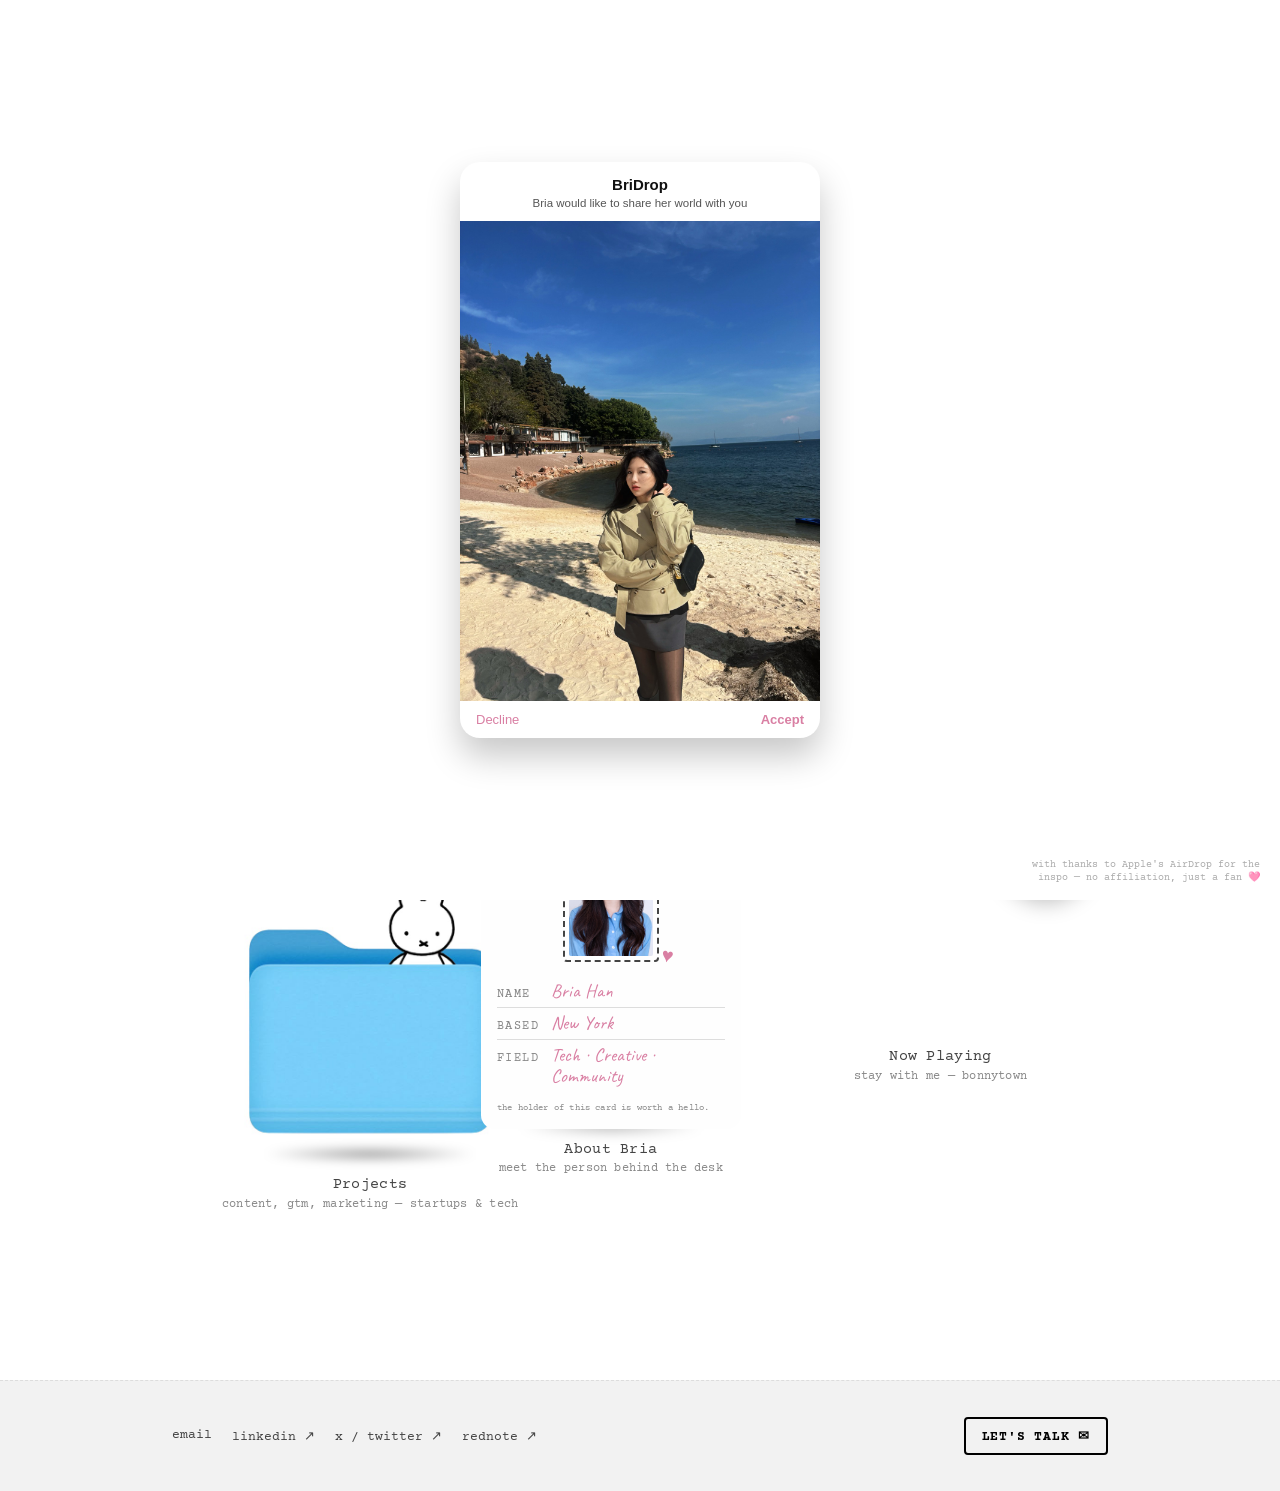
<file: index.html>
<!doctype html>
<html lang="en">
<head>
<meta charset="UTF-8">
<meta name="viewport" content="width=device-width, initial-scale=1">
<title>Bria Han — Growth &amp; GTM Marketer</title>
<meta name="description" content="Bria Han — growth marketing lead scaling AI and Web3 startups from zero to launch.">
<link rel="stylesheet" href="css/style.css?v=1788389389">
<link rel="stylesheet" href="css/home.css?v=1788394858">
<link rel="stylesheet" href="css/intro.css?v=1789434597">
</head>
<body>

<nav class="site-nav">
<div class="nav-inner">
  <a href="index.html" class="logo">bria<span>.han</span></a>
  <button class="nav-toggle" aria-label="Toggle navigation" aria-expanded="false">☰ menu</button>
  <ul class="nav-links">
    <li><a href="index.html" class="active">home</a></li>
    <li><a href="life.html">about me</a></li>
    <li><a href="career.html">career</a></li>
    <li><a href="events.html">events</a></li>
    <li><a href="projects.html">projects</a></li>
  </ul>
</div>
</nav>

<main>
  <section class="flatlay">
    <div class="wrap">
      <div class="flatlay-canvas" id="flatlayCanvas" data-reveal>

        <div class="flatlay-greeting">
          <a class="hand-greeting" href="life.html">
            <span class="hand-lead">hi, i'm</span>
            <span class="bead-name">
              <span class="bead" style="--r:-7deg">B</span>
              <span class="bead" style="--r:5deg">R</span>
              <span class="bead" style="--r:-4deg">I</span>
              <span class="bead" style="--r:8deg">A</span>
              <span class="bead bead-charm" style="--r:-10deg">★</span>
              <span class="bead bead-charm" style="--r:6deg">♥</span>
            </span>
          </a>
          <span class="hand-hint">everything on this desk is clickable</span>
        </div>

        <!-- Real photo → Career / Professional -->
        <a class="flatlay-item pos-1" href="career.html" aria-label="Professional / Career" data-drag data-sound="assets/sounds/professional-sound.mp3" style="--delay:0ms">
          <span class="obj-photo-frame">
            <img src="assets/professional-4.jpg" alt="" draggable="false">
            <span class="steam" aria-hidden="true">
              <span class="steam-wisp"></span>
              <span class="steam-wisp"></span>
              <span class="steam-wisp"></span>
            </span>
          </span>
          <span class="obj-caption">Professional<small>career, stamped page by page</small></span>
        </a>

        <!-- Real photo → Events -->
        <a class="flatlay-item pos-2" href="events.html" aria-label="Events" data-drag style="--delay:90ms">
          <span class="obj-photo-frame">
            <img src="assets/travel.png" alt="" draggable="false">
          </span>
          <span class="obj-caption">Events<small>on the ground, city to city</small></span>
        </a>

        <!-- Camera + real video playing on its screen → Socials -->
        <a class="flatlay-item pos-3 obj-camera" href="socials.html" aria-label="Socials" data-drag data-sound="assets/sounds/socials-shutter.mp3" style="--delay:180ms">
          <div class="camera-frame">
            <img src="assets/camera-icon.png" alt="" draggable="false">
            <video class="camera-screen" src="assets/life/video-1.mp4" autoplay muted loop playsinline></video>
          </div>
          <span class="obj-caption">Socials<small>say hi / find me elsewhere</small></span>
        </a>

        <!-- Real photo → Projects -->
        <a class="flatlay-item pos-4" href="projects.html" aria-label="Projects" data-drag data-sound="assets/sounds/typing.wav" style="--delay:270ms">
          <span class="obj-photo-frame">
            <img src="assets/professional-3.jpg" alt="" draggable="false">
          </span>
          <span class="obj-caption">Projects<small>content, gtm, marketing — startups &amp; tech</small></span>
        </a>

        <!-- ID-badge card, with a real photo → about me -->
        <a class="flatlay-item pos-5 obj-contactcard" href="life.html" aria-label="About Me" data-drag style="--delay:360ms">
          <div class="contact-card">
            <div class="contact-card-clip"></div>
            <div class="contact-card-title">Welcome<span>*</span></div>
            <div class="contact-card-photo">
              <img src="assets/life/photo-professional.jpg" alt="" draggable="false">
              <span class="contact-doodle contact-doodle--star" aria-hidden="true">★</span>
              <span class="contact-doodle contact-doodle--heart" aria-hidden="true">♥</span>
            </div>
            <div class="contact-card-fields">
              <div class="contact-field"><span class="label">name</span><span class="val val--hand">Bria Han</span></div>
              <div class="contact-field"><span class="label">based</span><span class="val val--hand">New York</span></div>
              <div class="contact-field"><span class="label">field</span><span class="val val--hand">Tech · Creative · Community</span></div>
            </div>
            <div class="contact-card-note">the holder of this card is worth a hello.</div>
          </div>
          <span class="obj-caption">About Bria<small>meet the person behind the desk</small></span>
        </a>

        <!-- Real Spotify embed — plays in place, never leaves the site -->
        <div class="flatlay-item pos-6 obj-music" data-drag style="--delay:450ms">
          <div class="music-stack">
            <img class="vinyl-disc" src="assets/vinyl-icon.jpg" alt="" draggable="false">
            <iframe
              class="music-iframe"
              src="https://open.spotify.com/embed/track/6IrAYJkW5vJPDEv1FZudGi?utm_source=generator&theme=0"
              width="100%" height="152" frameborder="0" allowfullscreen=""
              allow="autoplay; clipboard-write; encrypted-media; fullscreen; picture-in-picture"
              loading="lazy" title="Currently playing on Spotify"></iframe>
          </div>
          <span class="obj-caption">Now Playing<small>stay with me — bonnytown</small></span>
        </div>

      </div>
    </div>
  </section>
</main>

<footer class="site-footer" id="contact">
  <div class="footer-inner">
    <div class="footer-links">
      <a href="mailto:briahan12@gmail.com">email</a>
      <a href="https://www.linkedin.com/in/jia-bria-h-29113a12a/" target="_blank" rel="noopener">linkedin ↗</a>
      <a href="https://x.com/briwhoze" target="_blank" rel="noopener">x / twitter ↗</a>
      <a href="https://xhslink.cn/m/ABX12x1BnRb" target="_blank" rel="noopener">rednote ↗</a>
    </div>
    <a class="footer-cta" href="mailto:briahan12@gmail.com">let's talk ✉</a>
  </div>
</footer>

<script src="js/main.js?v=1788389389"></script>
<script src="js/intro.js?v=1789434597"></script>
</body>
</html>
</file>
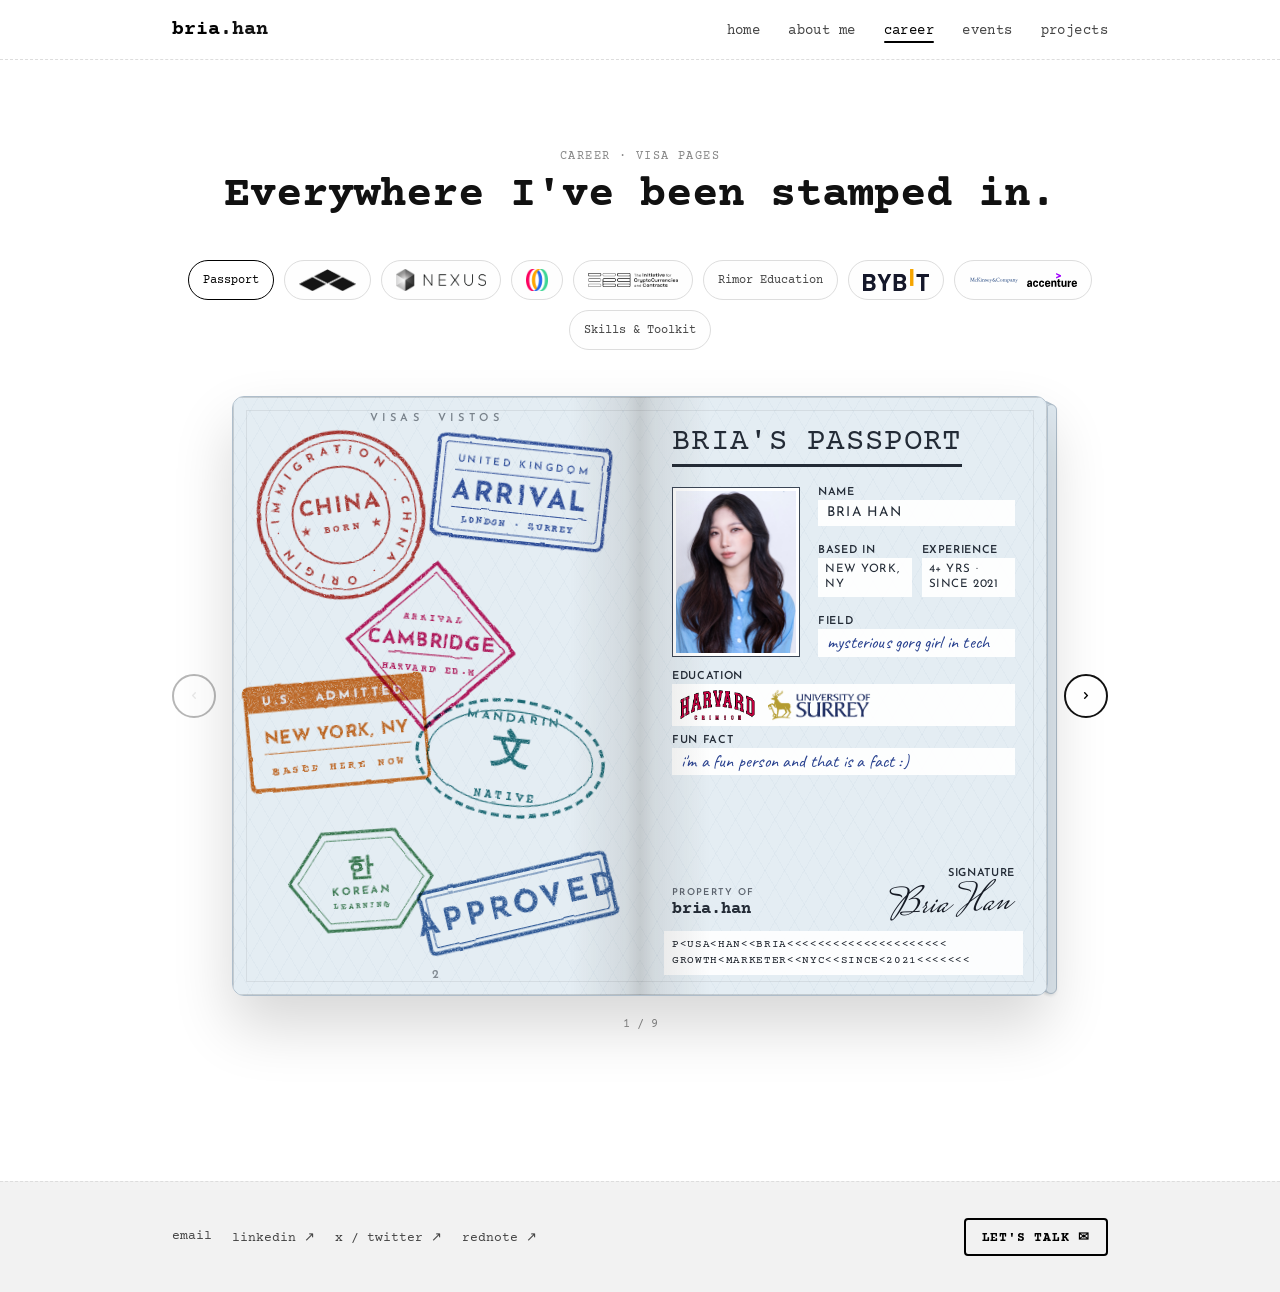
<file: career.html>
<!doctype html>
<html lang="en">
<head>
<meta charset="UTF-8">
<meta name="viewport" content="width=device-width, initial-scale=1">
<title>Career — Bria Han</title>
<meta name="description" content="Every role, stamped like a visa page — flip through it like a real passport.">
<link rel="preconnect" href="https://fonts.googleapis.com">
<link rel="preconnect" href="https://fonts.gstatic.com" crossorigin>
<link href="https://fonts.googleapis.com/css2?family=Josefin+Sans:wght@300;400;600;700&family=Permanent+Marker&family=Mrs+Saint+Delafield&display=swap" rel="stylesheet">
<link rel="stylesheet" href="css/style.css?v=shared-paper">
<link rel="stylesheet" href="css/career.css?v=clean-passport">
</head>
<body>

<!-- shared rubber-stamp ink texture: speckled gaps + slightly wobbly edges.
     Zero-size (not display:none) so the filter still resolves in Safari/Firefox. -->
<svg width="0" height="0" style="position:absolute" aria-hidden="true" focusable="false">
  <defs>
    <filter id="inkRough" x="-5%" y="-5%" width="110%" height="110%">
      <feTurbulence type="fractalNoise" baseFrequency="0.035" numOctaves="2" seed="4" result="warp"/>
      <feDisplacementMap in="SourceGraphic" in2="warp" scale="3" xChannelSelector="R" yChannelSelector="G" result="wobbly"/>
      <feTurbulence type="fractalNoise" baseFrequency="0.9" numOctaves="2" seed="9" result="grain"/>
      <feColorMatrix in="grain" type="matrix" values="0 0 0 0 0  0 0 0 0 0  0 0 0 0 0  0 0 0 -2.2 2.1" result="gaps"/>
      <feComposite in="wobbly" in2="gaps" operator="in"/>
    </filter>
  </defs>
</svg>

<nav class="site-nav">
<div class="nav-inner">
  <a href="index.html" class="logo">bria<span>.han</span></a>
  <button class="nav-toggle" aria-label="Toggle navigation" aria-expanded="false">☰ menu</button>
  <ul class="nav-links">
    <li><a href="index.html">home</a></li>
    <li><a href="life.html">about me</a></li>
    <li><a href="career.html" class="active">career</a></li>
    <li><a href="events.html">events</a></li>
    <li><a href="projects.html">projects</a></li>
  </ul>
</div>
</nav>

<main>
  <section>
    <div class="wrap">
      <div class="visa-header" data-reveal>
        <div class="label">career · visa pages</div>
        <h1>Everywhere I've been stamped in.</h1>
      </div>

      <div class="visa-toc" id="visaToc" data-reveal></div>

      <div class="visa-book" data-reveal>
        <button class="visa-arrow" id="prevBtn" aria-label="Previous role">‹</button>
        <div class="book-stage" id="bookStage">
          <div class="book-stack book-stack--left" id="bookStackLeft" aria-hidden="true"></div>
          <div class="book-stack book-stack--right" id="bookStackRight" aria-hidden="true"></div>
          <div class="visa-spread passport-paper" id="visaSpread"></div>
        </div>
        <button class="visa-arrow" id="nextBtn" aria-label="Next role">›</button>
      </div>

      <div class="visa-progress" id="visaProgress"></div>
    </div>
  </section>
</main>

<footer class="site-footer" id="contact">
  <div class="footer-inner">
    <div class="footer-links">
      <a href="mailto:briahan12@gmail.com">email</a>
      <a href="https://www.linkedin.com/in/jia-bria-h-29113a12a/" target="_blank" rel="noopener">linkedin ↗</a>
      <a href="https://x.com/briwhoze" target="_blank" rel="noopener">x / twitter ↗</a>
      <a href="https://xhslink.cn/m/ABX12x1BnRb" target="_blank" rel="noopener">rednote ↗</a>
    </div>
    <a class="footer-cta" href="mailto:briahan12@gmail.com">let's talk ✉</a>
  </div>
</footer>

<script src="https://cdn.jsdelivr.net/npm/gsap@3/dist/gsap.min.js"></script>
<script src="js/main.js?v=1788331690"></script>
<script src="js/career.js?v=page-turn"></script>
</body>
</html>
</file>
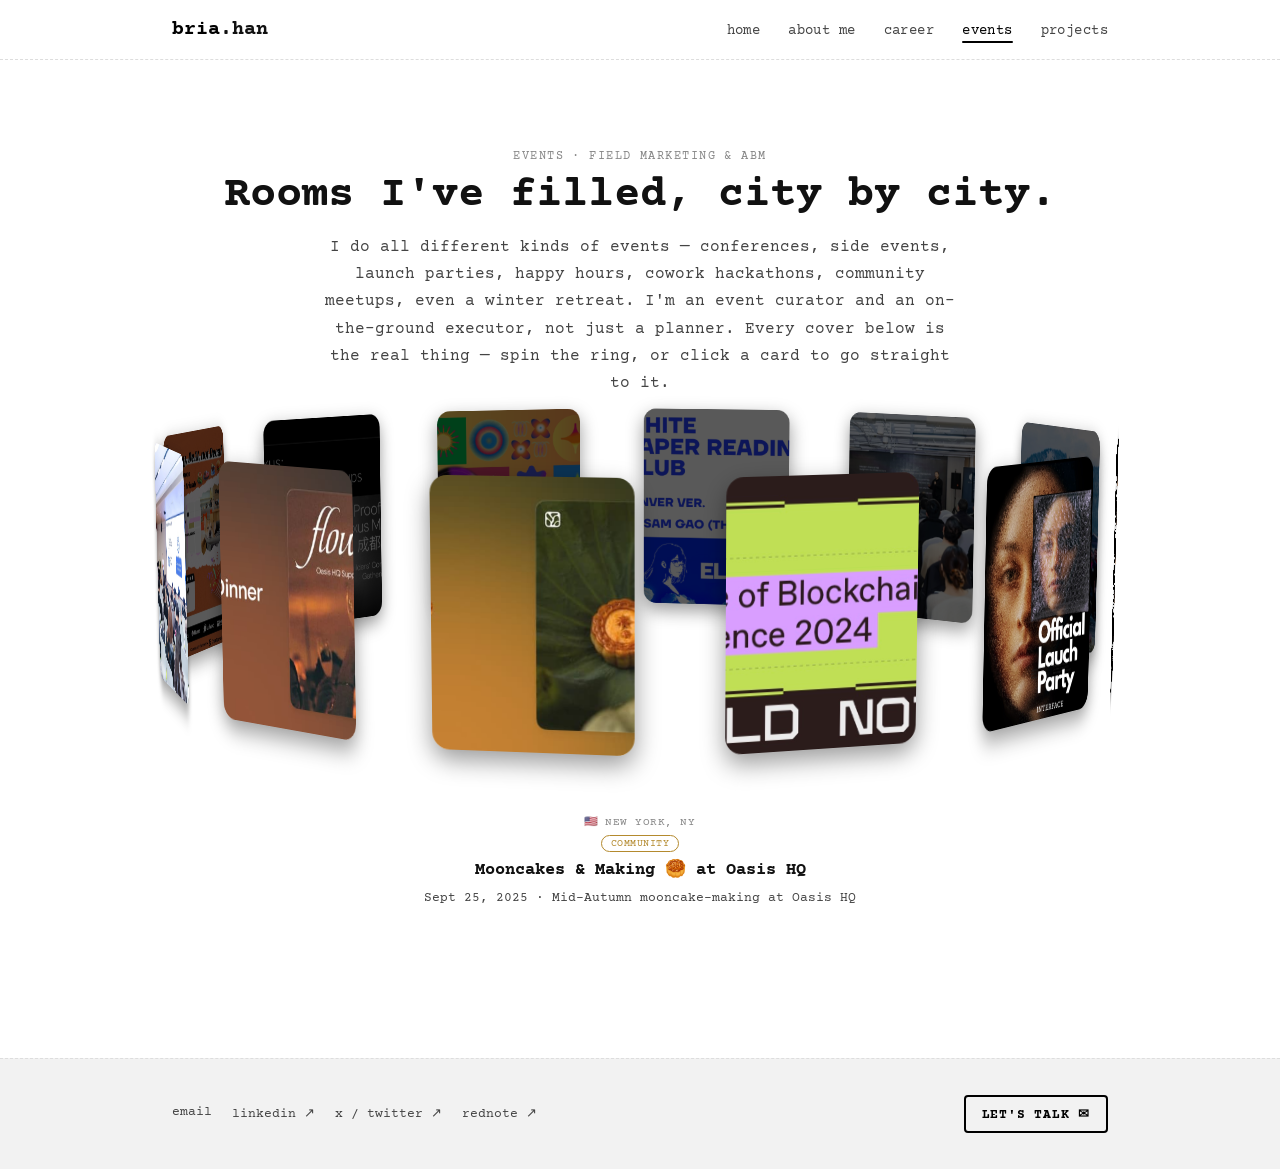
<file: events.html>
<!doctype html>
<html lang="en">
<head>
<meta charset="UTF-8">
<meta name="viewport" content="width=device-width, initial-scale=1">
<title>Events — Bria Han</title>
<meta name="description" content="Field marketing, conferences, and community events — mapped by city.">
<link rel="stylesheet" href="css/style.css?v=1788313641">
<link rel="stylesheet" href="css/events.css?v=1788313641">
</head>
<body>

<nav class="site-nav">
<div class="nav-inner">
  <a href="index.html" class="logo">bria<span>.han</span></a>
  <button class="nav-toggle" aria-label="Toggle navigation" aria-expanded="false">☰ menu</button>
  <ul class="nav-links">
    <li><a href="index.html">home</a></li>
    <li><a href="life.html">about me</a></li>
    <li><a href="career.html">career</a></li>
    <li><a href="events.html" class="active">events</a></li>
    <li><a href="projects.html">projects</a></li>
  </ul>
</div>
</nav>

<main>
  <section>
    <div class="wrap">
      <div class="events-header" data-reveal>
        <div class="label">events · field marketing &amp; ABM</div>
        <h1>Rooms I've filled, city by city.</h1>
        <p>I do all different kinds of events — conferences, side events, launch parties,
           happy hours, cowork hackathons, community meetups, even a winter retreat.
           I'm an event curator and an on-the-ground executor, not just a planner. Every
           cover below is the real thing — spin the ring, or click a card to go straight to it.</p>
      </div>

      <div class="round-carousel-wrap" data-reveal>
        <div class="round-carousel" id="roundCarousel">
          <div class="rc-stage">
            <div class="rc-ring" id="rcRing"></div>
          </div>
        </div>
        <div class="rc-caption" id="rcCaption"></div>
      </div>
    </div>
  </section>
</main>

<footer class="site-footer" id="contact">
  <div class="footer-inner">
    <div class="footer-links">
      <a href="mailto:briahan12@gmail.com">email</a>
      <a href="https://www.linkedin.com/in/jia-bria-h-29113a12a/" target="_blank" rel="noopener">linkedin ↗</a>
      <a href="https://x.com/briwhoze" target="_blank" rel="noopener">x / twitter ↗</a>
      <a href="https://xhslink.cn/m/ABX12x1BnRb" target="_blank" rel="noopener">rednote ↗</a>
    </div>
    <a class="footer-cta" href="mailto:briahan12@gmail.com">let's talk ✉</a>
  </div>
</footer>

<script src="js/main.js?v=1788313641"></script>
<script src="js/events.js?v=1788313641"></script>
</body>
</html>
</file>
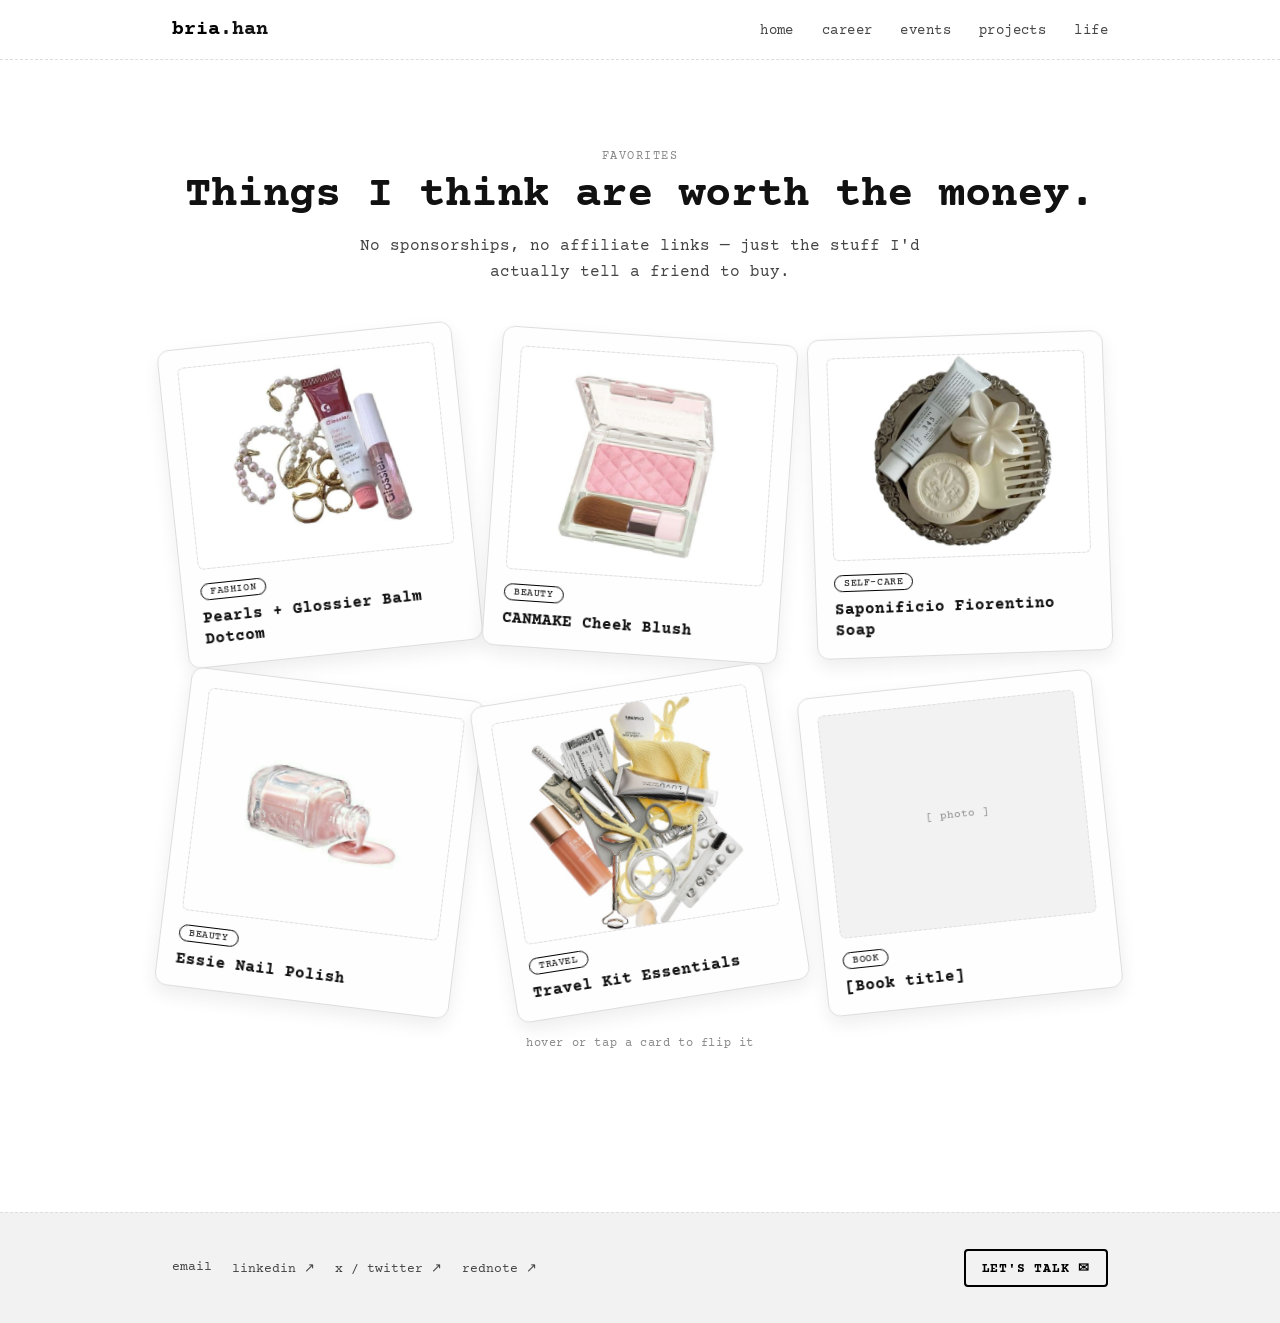
<file: favorites.html>
<!doctype html>
<html lang="en">
<head>
<meta charset="UTF-8">
<meta name="viewport" content="width=device-width, initial-scale=1">
<title>Favorites — Bria Han</title>
<meta name="description" content="Things I think are actually worth the money.">
<link rel="stylesheet" href="css/style.css?v=1788313641">
<link rel="stylesheet" href="css/favorites.css?v=1788313641">
</head>
<body>

<nav class="site-nav">
<div class="nav-inner">
  <a href="index.html" class="logo">bria<span>.han</span></a>
  <button class="nav-toggle" aria-label="Toggle navigation" aria-expanded="false">☰ menu</button>
  <ul class="nav-links">
    <li><a href="index.html">home</a></li>
    <li><a href="career.html">career</a></li>
    <li><a href="events.html">events</a></li>
    <li><a href="projects.html">projects</a></li>
    <li><a href="life.html">life</a></li>
  </ul>
</div>
</nav>

<main>
  <section>
    <div class="wrap">
      <div class="fav-header" data-reveal>
        <div class="label">favorites</div>
        <h1>Things I think are worth the money.</h1>
        <p>No sponsorships, no affiliate links — just the stuff I'd actually tell
           a friend to buy.</p>
      </div>

      <div class="fav-grid" data-reveal>

        <div class="fav-card rot-1">
          <div class="fav-card-inner">
            <div class="fav-card-front">
              <div class="fav-thumb"><img src="assets/faves-icon.jpg" alt=""></div>
              <span class="fav-tag">fashion</span>
              <div class="fav-name">Pearls + Glossier Balm Dotcom</div>
            </div>
            <div class="fav-card-back">
              <div class="fav-name">Pearls + Glossier Balm Dotcom</div>
              <p class="fav-note">"[why it's worth it]"</p>
            </div>
          </div>
        </div>

        <div class="fav-card rot-2">
          <div class="fav-card-inner">
            <div class="fav-card-front">
              <div class="fav-thumb"><img src="assets/faves-1.jpg" alt=""></div>
              <span class="fav-tag">beauty</span>
              <div class="fav-name">CANMAKE Cheek Blush</div>
            </div>
            <div class="fav-card-back">
              <div class="fav-name">CANMAKE Cheek Blush</div>
              <p class="fav-note">"[why it's worth it]"</p>
            </div>
          </div>
        </div>

        <div class="fav-card rot-3">
          <div class="fav-card-inner">
            <div class="fav-card-front">
              <div class="fav-thumb"><img src="assets/faves-3.jpg" alt=""></div>
              <span class="fav-tag">self-care</span>
              <div class="fav-name">Saponificio Fiorentino Soap</div>
            </div>
            <div class="fav-card-back">
              <div class="fav-name">Saponificio Fiorentino Soap</div>
              <p class="fav-note">"[why it's worth it]"</p>
            </div>
          </div>
        </div>

        <div class="fav-card rot-4">
          <div class="fav-card-inner">
            <div class="fav-card-front">
              <div class="fav-thumb"><img src="assets/faves-4.jpg" alt=""></div>
              <span class="fav-tag">beauty</span>
              <div class="fav-name">Essie Nail Polish</div>
            </div>
            <div class="fav-card-back">
              <div class="fav-name">Essie Nail Polish</div>
              <p class="fav-note">"[why it's worth it]"</p>
            </div>
          </div>
        </div>

        <div class="fav-card rot-5">
          <div class="fav-card-inner">
            <div class="fav-card-front">
              <div class="fav-thumb"><img src="assets/faves-5.jpg" alt=""></div>
              <span class="fav-tag">travel</span>
              <div class="fav-name">Travel Kit Essentials</div>
            </div>
            <div class="fav-card-back">
              <div class="fav-name">Travel Kit Essentials</div>
              <p class="fav-note">"[why it's worth it]"</p>
            </div>
          </div>
        </div>

        <div class="fav-card rot-1">
          <div class="fav-card-inner">
            <div class="fav-card-front">
              <div class="fav-thumb">[ photo ]</div>
              <span class="fav-tag">book</span>
              <div class="fav-name">[Book title]</div>
            </div>
            <div class="fav-card-back">
              <div class="fav-name">[Book title]</div>
              <p class="fav-note">"[why it's worth it]"</p>
            </div>
          </div>
        </div>

      </div>
      <p class="fav-hint">hover or tap a card to flip it</p>
    </div>
  </section>
</main>

<footer class="site-footer" id="contact">
  <div class="footer-inner">
    <div class="footer-links">
      <a href="mailto:briahan12@gmail.com">email</a>
      <a href="https://www.linkedin.com/in/jia-bria-h-29113a12a/" target="_blank" rel="noopener">linkedin ↗</a>
      <a href="https://x.com/briwhoze" target="_blank" rel="noopener">x / twitter ↗</a>
      <a href="https://xhslink.cn/m/ABX12x1BnRb" target="_blank" rel="noopener">rednote ↗</a>
    </div>
    <a class="footer-cta" href="mailto:briahan12@gmail.com">let's talk ✉</a>
  </div>
</footer>

<script src="js/main.js?v=1788313641"></script>
<script src="js/favorites.js?v=1788313641"></script>
</body>
</html>
</file>
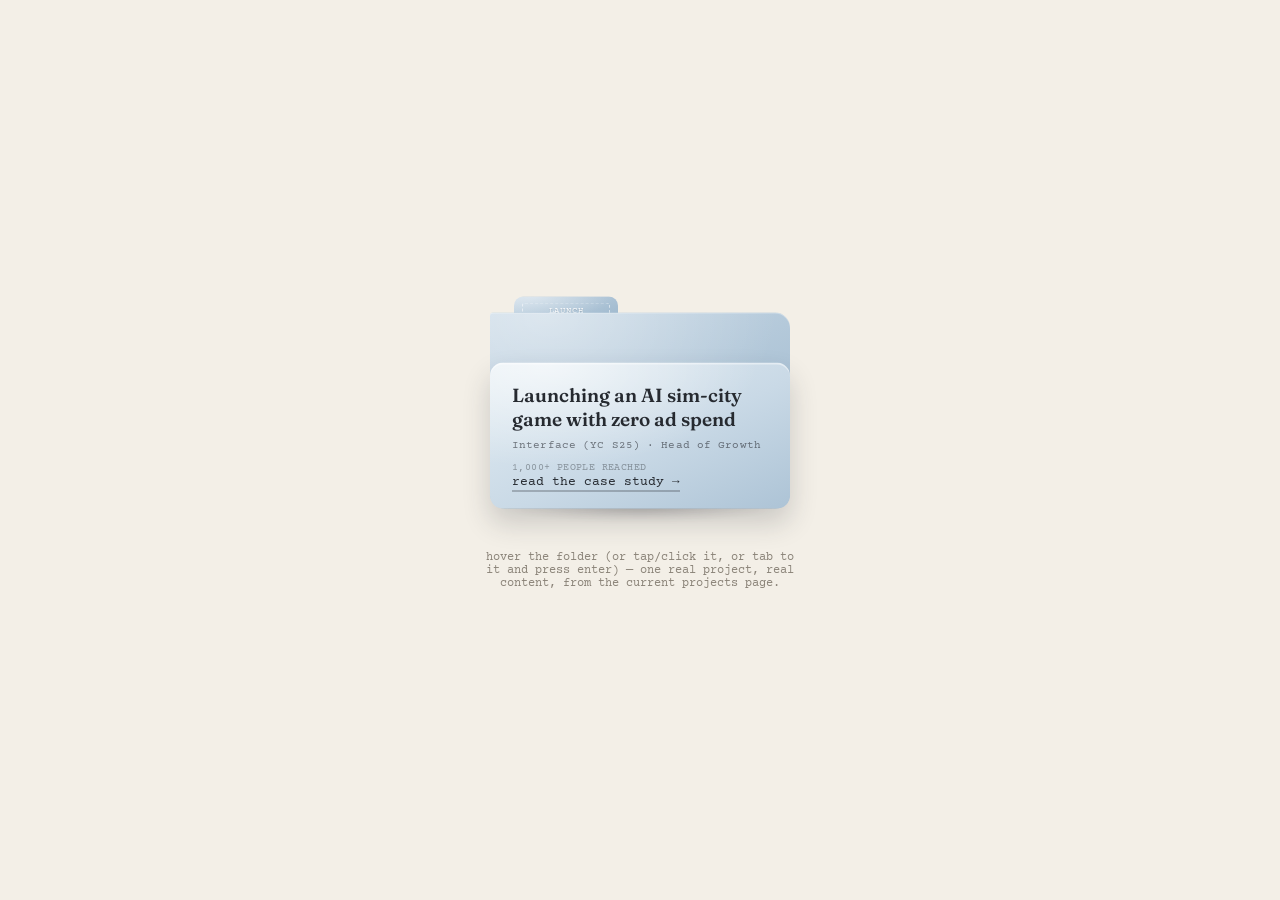
<file: folder-demo.html>
<!doctype html>
<html lang="en">
<head>
<meta charset="UTF-8">
<meta name="viewport" content="width=device-width, initial-scale=1">
<title>Folder demo — one card</title>
<link rel="stylesheet" href="css/style.css">
<link rel="preconnect" href="https://fonts.googleapis.com">
<link rel="preconnect" href="https://fonts.gstatic.com" crossorigin>
<link href="https://fonts.googleapis.com/css2?family=Fraunces:ital,opsz,wght@0,9..144,500;0,9..144,600;1,9..144,500&display=swap" rel="stylesheet">
<link rel="stylesheet" href="css/folder.css">
<style>
  body{ background: #f3efe7; min-height: 100vh; }
  .pfolder-stage{ min-height: 100vh; flex-direction: column; gap: 28px; }
  .pfolder-stage p{ font-family: var(--font-mono); font-size: 12px; color: #8a8378; max-width: 320px; text-align: center; }
</style>
</head>
<body>

<div class="pfolder-stage">
  <div class="pfolder" data-tone="blue" data-category="launch" tabindex="0" role="button" aria-label="Launching an AI sim-city game with zero ad spend — read the case study">
    <div class="pfolder-shadow" aria-hidden="true"></div>
    <div class="pfolder-tab"><span class="pfolder-tab-label">launch</span></div>
    <div class="pfolder-back"></div>

    <div class="pfolder-papers" aria-hidden="true">
      <div class="pfolder-paper pfolder-paper--stat">
        <span class="pfolder-paper-num">1,000+</span>
        <span class="pfolder-paper-label">people reached</span>
      </div>
      <div class="pfolder-paper pfolder-paper--note">
        <p>gave a talk at Harvard XR Conference</p>
      </div>
    </div>

    <div class="pfolder-front">
      <h3 class="pfolder-title">Launching an AI sim-city game with zero ad spend</h3>
      <div class="pfolder-meta">Interface (YC S25) · Head of Growth</div>
      <div class="pfolder-stat">1,000+ people reached</div>
      <button class="pfolder-link" type="button">read the case study →</button>
    </div>
  </div>

  <p>hover the folder (or tap/click it, or tab to it and press enter) — one real project, real content, from the current projects page.</p>
</div>

<script src="https://cdn.jsdelivr.net/npm/gsap@3/dist/gsap.min.js"></script>
<script src="js/folder.js"></script>
</body>
</html>
</file>
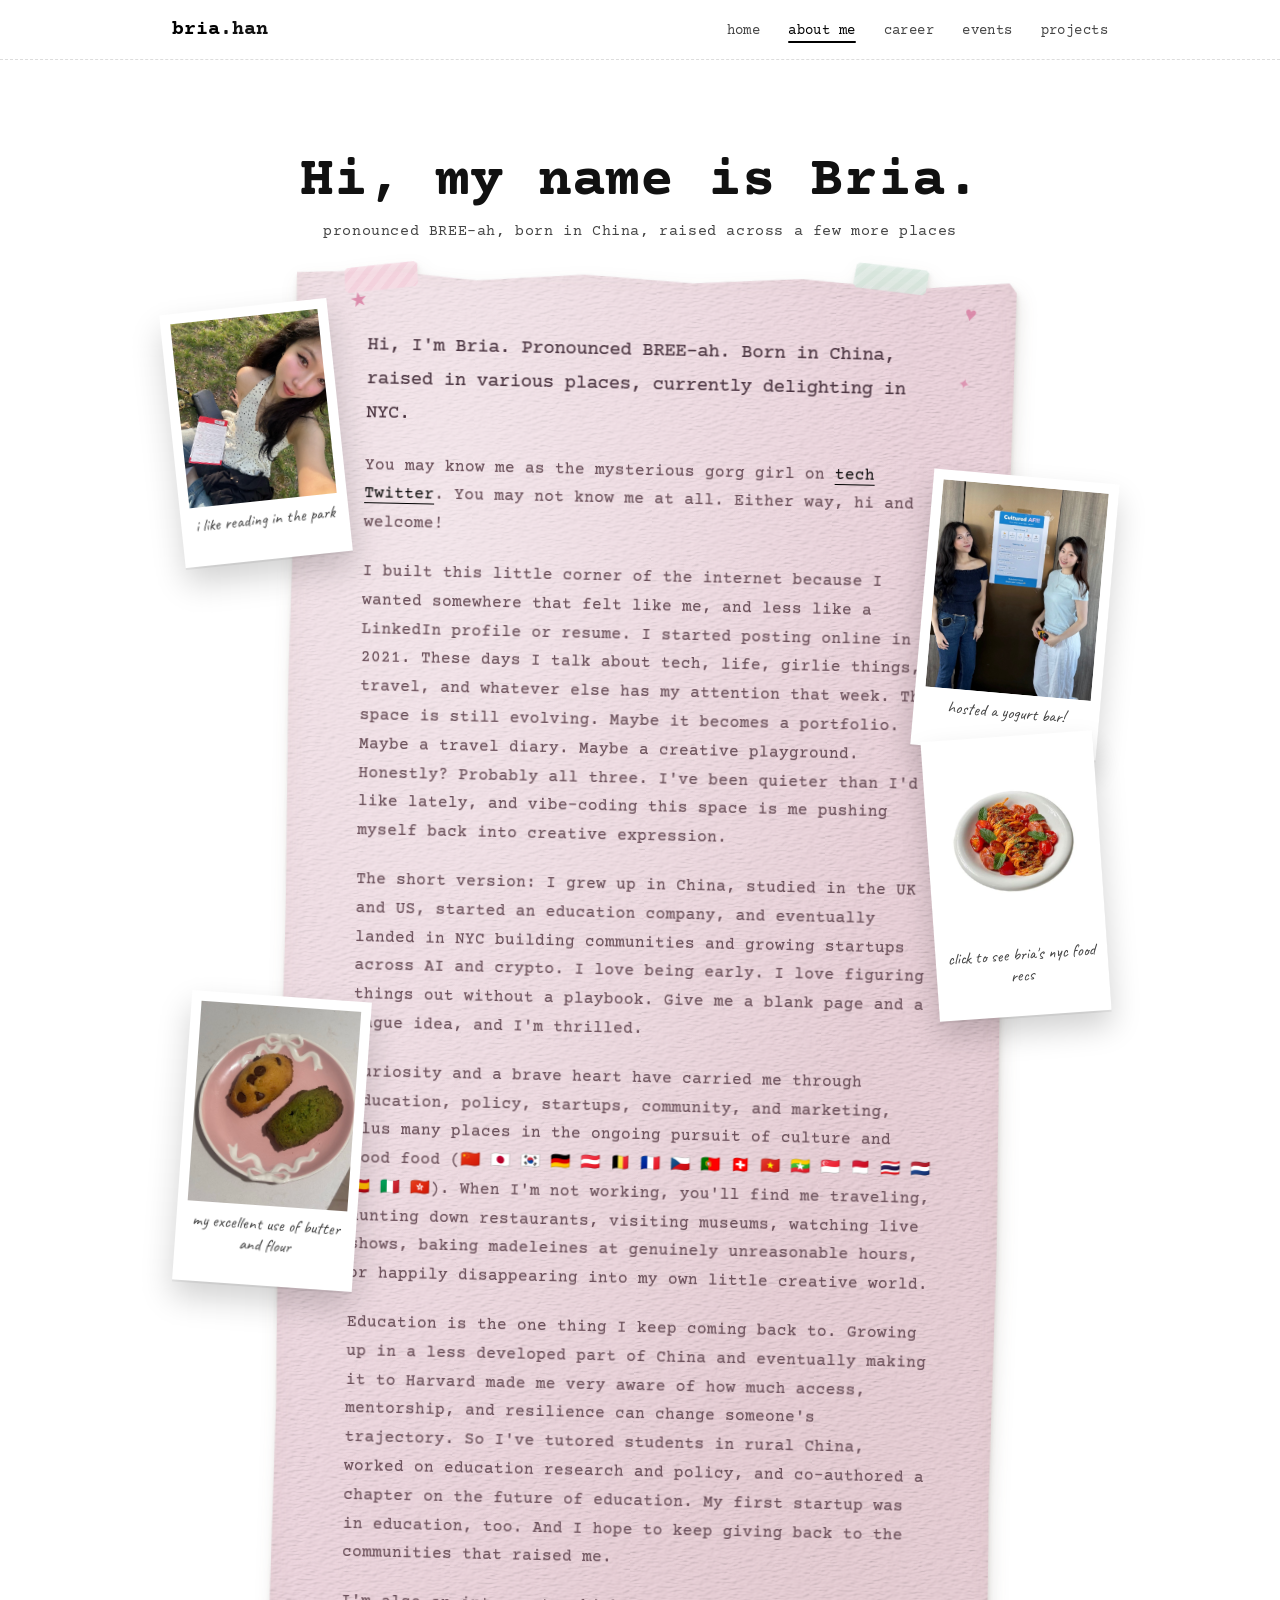
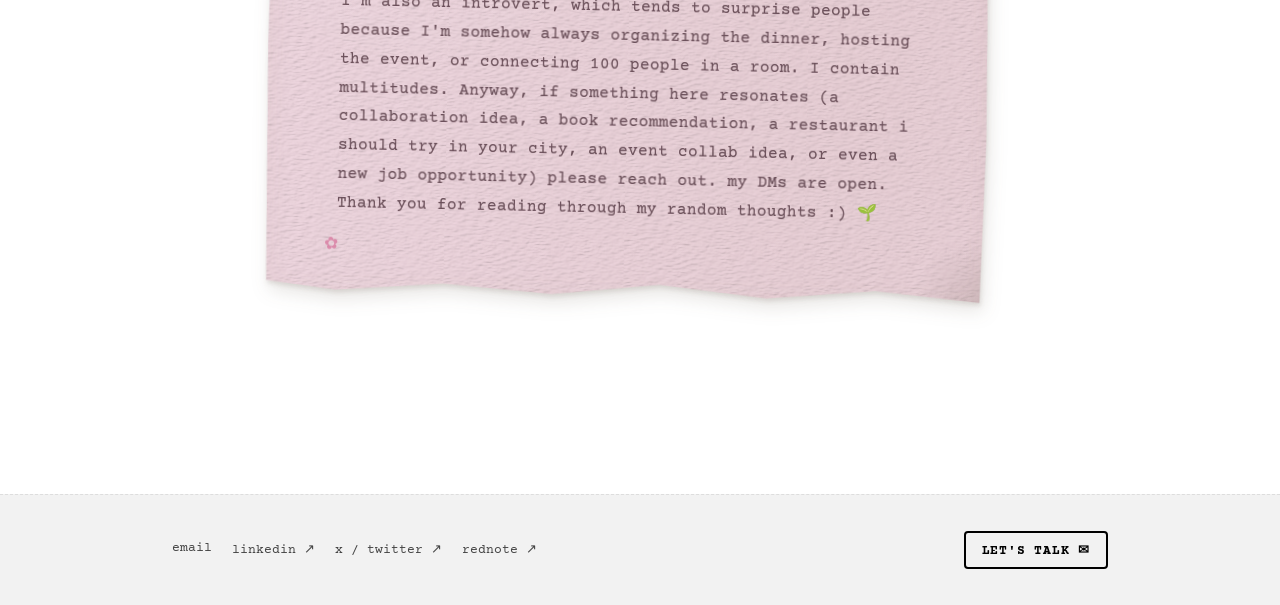
<file: life.html>
<!doctype html>
<html lang="en">
<head>
<meta charset="UTF-8">
<meta name="viewport" content="width=device-width, initial-scale=1">
<title>About Me — Bria Han</title>
<meta name="description" content="Outside the resume: places I've lived, languages I speak, and what I do for fun.">
<link rel="stylesheet" href="css/style.css?v=shared-paper">
<link rel="stylesheet" href="css/life.css?v=pink-textured-original">
</head>
<body>

<nav class="site-nav">
<div class="nav-inner">
  <a href="index.html" class="logo">bria<span>.han</span></a>
  <button class="nav-toggle" aria-label="Toggle navigation" aria-expanded="false">☰ menu</button>
  <ul class="nav-links">
    <li><a href="index.html">home</a></li>
    <li><a href="life.html" class="active">about me</a></li>
    <li><a href="career.html">career</a></li>
    <li><a href="events.html">events</a></li>
    <li><a href="projects.html">projects</a></li>
  </ul>
</div>
</nav>

<main>
  <section>
    <div class="wrap">
      <div class="about-hero" data-reveal>
        <h1>Hi, my name is Bria.</h1>
        <span class="hand">pronounced BREE-ah, born in China, raised across a few more places</span>
      </div>

      <div class="about-story-wrap" data-reveal>
        <div class="polaroid pol-1" data-drag>
          <div class="polaroid-photo"><img src="assets/life/reading-park.jpg" alt=""></div>
          <div class="polaroid-caption">i like reading in the park</div>
        </div>
        <div class="polaroid pol-2" data-drag>
          <div class="polaroid-photo"><img src="assets/life/yogurt-bar.jpg" alt=""></div>
          <div class="polaroid-caption">hosted a yogurt bar!</div>
        </div>
        <div class="polaroid pol-3" data-drag>
          <div class="polaroid-photo"><img src="assets/life/butter-flour.jpg" alt=""></div>
          <div class="polaroid-caption">my excellent use of butter and flour</div>
        </div>
        <div class="polaroid pol-4" data-drag id="foodTrigger">
          <div class="polaroid-photo"><img src="assets/pasta-icon.jpg" alt=""></div>
          <div class="polaroid-caption">click to see bria's nyc food recs</div>
        </div>

        <div class="letter-wrap" id="letterWrap">
          <span class="letter-tape letter-tape--l" aria-hidden="true"></span>
          <span class="letter-tape letter-tape--r" aria-hidden="true"></span>
          <div class="letter-page">
            <span class="letter-curl" aria-hidden="true"></span>
            <span class="letter-doodle letter-doodle--star">★</span>
            <span class="letter-doodle letter-doodle--heart">♥</span>
            <span class="letter-doodle letter-doodle--flower">✿</span>
            <span class="letter-doodle letter-doodle--sparkle">✦</span>
            <div class="about-story">
          <p class="story-lead">Hi, I'm Bria. Pronounced BREE-ah. Born in China, raised in various places, currently delighting in NYC.</p>

          <p>You may know me as the mysterious gorg girl on <a href="https://x.com/briwhoze" target="_blank" rel="noopener">tech Twitter</a>. You may not know me at all. Either way, hi and welcome!</p>

          <p>I built this little corner of the internet because I wanted somewhere that felt like me, and less like a LinkedIn profile or resume. I started posting online in 2021. These days I talk about tech, life, girlie things, travel, and whatever else has my attention that week. This space is still evolving. Maybe it becomes a portfolio. Maybe a travel diary. Maybe a creative playground. Honestly? Probably all three. I've been quieter than I'd like lately, and vibe-coding this space is me pushing myself back into creative expression.</p>

          <p>The short version: I grew up in China, studied in the UK and US, started an education company, and eventually landed in NYC building communities and growing startups across AI and crypto. I love being early. I love figuring things out without a playbook. Give me a blank page and a vague idea, and I'm thrilled.</p>

          <p>Curiosity and a brave heart have carried me through education, policy, startups, community, and marketing, plus many places in the ongoing pursuit of culture and good food (🇨🇳 🇯🇵 🇰🇷 🇩🇪 🇦🇹 🇧🇪 🇫🇷 🇨🇿 🇵🇹 🇨🇭 🇻🇳 🇲🇲 🇸🇬 🇲🇨 🇹🇭 🇳🇱 🇪🇸 🇮🇹 🇭🇰). When I'm not working, you'll find me traveling, hunting down restaurants, visiting museums, watching live shows, baking madeleines at genuinely unreasonable hours, or happily disappearing into my own little creative world.</p>

          <p>Education is the one thing I keep coming back to. Growing up in a less developed part of China and eventually making it to Harvard made me very aware of how much access, mentorship, and resilience can change someone's trajectory. So I've tutored students in rural China, worked on education research and policy, and co-authored a chapter on the future of education. My first startup was in education, too. And I hope to keep giving back to the communities that raised me.</p>

          <p>I'm also an introvert, which tends to surprise people because I'm somehow always organizing the dinner, hosting the event, or connecting 100 people in a room. I contain multitudes. Anyway, if something here resonates (a collaboration idea, a book recommendation, a restaurant i should try in your city, an event collab idea, or even a new job opportunity) please reach out. my DMs are open. Thank you for reading through my random thoughts :) 🌱</p>
            </div>
          </div>
        </div>
      </div>

      <div class="food-modal" id="foodModal" aria-hidden="true">
        <div class="food-modal-backdrop" data-food-close></div>
        <div class="food-modal-card">
          <button class="food-modal-close" data-food-close aria-label="Close">×</button>
          <div class="label">easter egg · unlocked</div>
          <h3>bria's nyc food recs 🍝</h3>
          <div class="food-list">
            <div class="food-row"><span class="food-cat">bagel</span><span class="food-val">Apollo Bagel / Best Bagel</span></div>
            <div class="food-row"><span class="food-cat">burger</span><span class="food-val">7th Street Smash Burger (only in New York)</span></div>
            <div class="food-row"><span class="food-cat">brunch</span><span class="food-val">Ruby's / Golden Diner (best pancakes on earth)</span></div>
            <div class="food-row"><span class="food-cat">pizza</span><span class="food-val">L'Industrie Pizzeria / Mama's Too</span></div>
            <div class="food-row"><span class="food-cat">mexican</span><span class="food-val">Santo Taco</span></div>
            <div class="food-row"><span class="food-cat">tapas</span><span class="food-val">Tomiño Taberna Gallega (so good)</span></div>
            <div class="food-row"><span class="food-cat">thai</span><span class="food-val">Thai Diner, Chalong, Up Thai</span></div>
            <div class="food-row"><span class="food-cat">korean</span><span class="food-val">Seoul Salon, Cho Dang Gol, JuDam</span></div>
            <div class="food-row"><span class="food-cat">japanese</span><span class="food-val">Nonono, Koban, Hanaya Omakase, Kimura</span></div>
            <div class="food-row"><span class="food-cat">chinese/canto</span><span class="food-val">Sichuan Mountain House, Pine's, Congee Village, Mei Lai Wah (pineapple char siu bao)</span></div>
            <div class="food-row"><span class="food-cat">street food/halal</span><span class="food-val">Adel's, or Halal Guys if Adel's line is too long</span></div>
            <div class="food-row"><span class="food-cat">bakery</span><span class="food-val">La Cabra, Bibble &amp; Sip, Paloma Bakery / Tall Poppy</span></div>
            <div class="food-row"><span class="food-cat">froyo</span><span class="food-val">Myka, Mimi's, Birdies</span></div>
            <div class="food-row"><span class="food-cat">gelato</span><span class="food-val">Caffe Panna</span></div>
          </div>
        </div>
      </div>

    </div>
  </section>
</main>

<footer class="site-footer" id="contact">
  <div class="footer-inner">
    <div class="footer-links">
      <a href="mailto:briahan12@gmail.com">email</a>
      <a href="https://www.linkedin.com/in/jia-bria-h-29113a12a/" target="_blank" rel="noopener">linkedin ↗</a>
      <a href="https://x.com/briwhoze" target="_blank" rel="noopener">x / twitter ↗</a>
      <a href="https://xhslink.cn/m/ABX12x1BnRb" target="_blank" rel="noopener">rednote ↗</a>
    </div>
    <a class="footer-cta" href="mailto:briahan12@gmail.com">let's talk ✉</a>
  </div>
</footer>

<script src="js/main.js?v=1788313641"></script>
<script src="js/life.js?v=1788404999"></script>
</body>
</html>
</file>
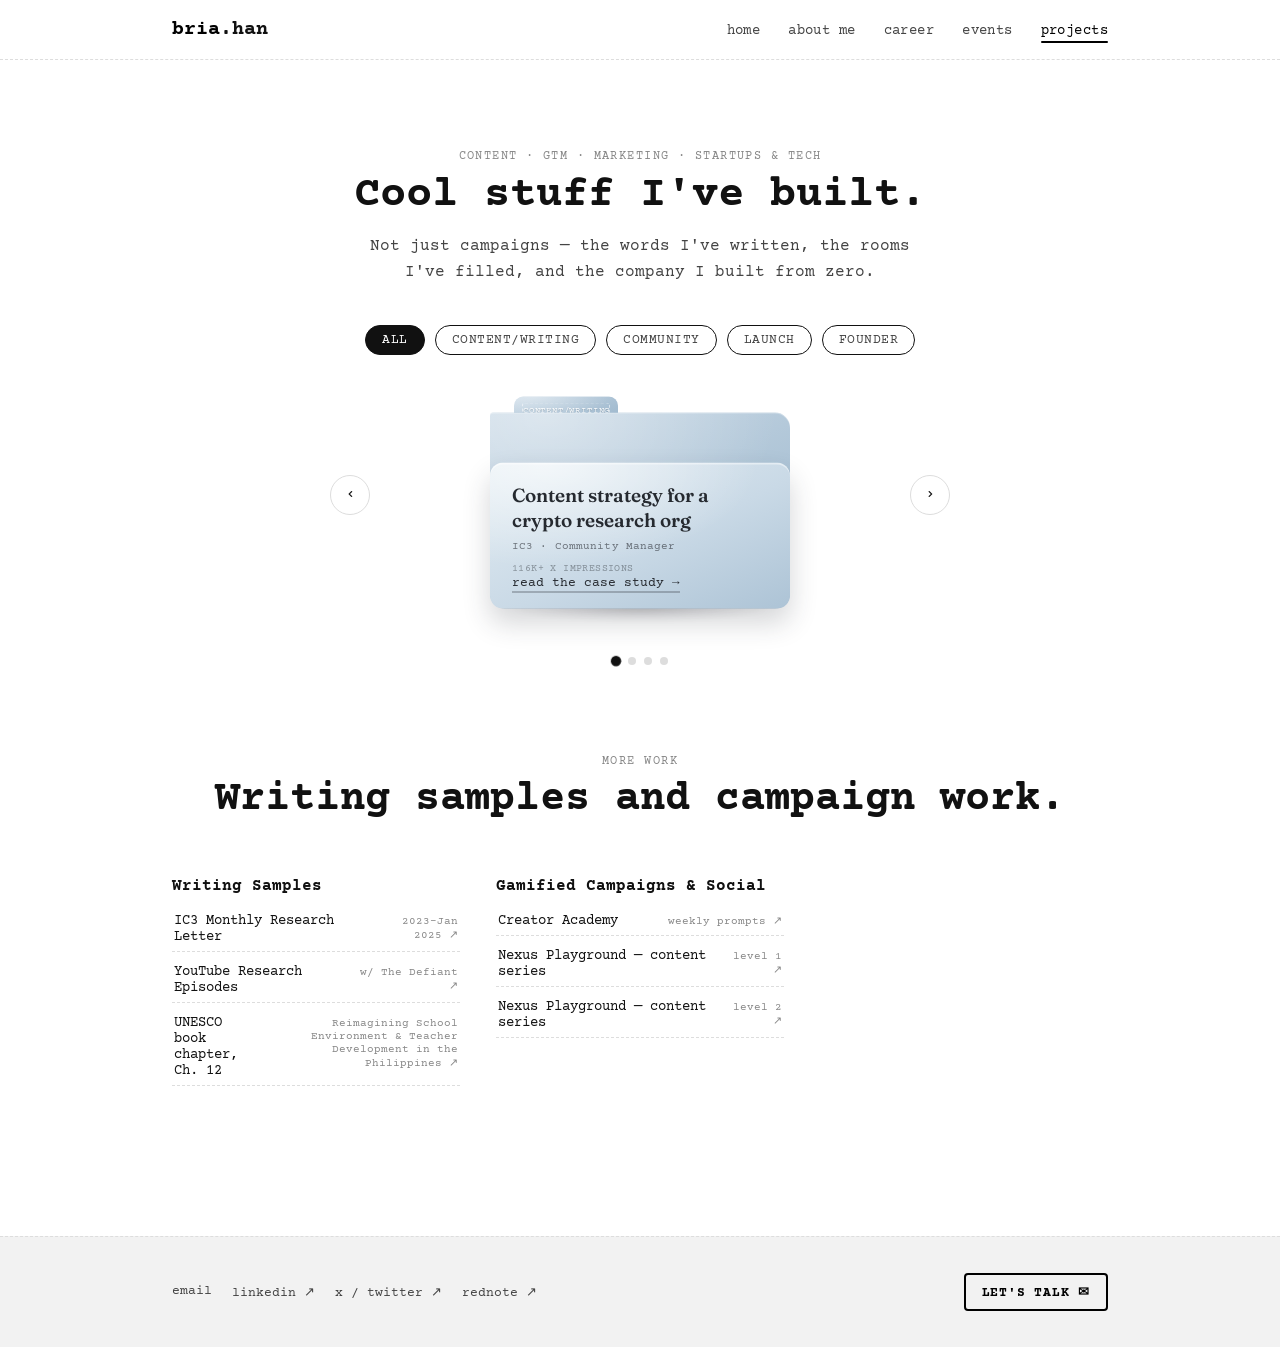
<file: projects.html>
<!doctype html>
<html lang="en">
<head>
<meta charset="UTF-8">
<meta name="viewport" content="width=device-width, initial-scale=1">
<title>Projects — Bria Han</title>
<meta name="description" content="Case studies: community growth, event launches, and 0-to-1 GTM.">
<link rel="stylesheet" href="css/style.css?v=1788313641">
<link rel="preconnect" href="https://fonts.googleapis.com">
<link rel="preconnect" href="https://fonts.gstatic.com" crossorigin>
<link href="https://fonts.googleapis.com/css2?family=Fraunces:ital,opsz,wght@0,9..144,500;0,9..144,600;1,9..144,500&display=swap" rel="stylesheet">
<link rel="stylesheet" href="css/folder.css">
<link rel="stylesheet" href="css/projects.css?v=1788394929">
</head>
<body>

<nav class="site-nav">
<div class="nav-inner">
  <a href="index.html" class="logo">bria<span>.han</span></a>
  <button class="nav-toggle" aria-label="Toggle navigation" aria-expanded="false">☰ menu</button>
  <ul class="nav-links">
    <li><a href="index.html">home</a></li>
    <li><a href="life.html">about me</a></li>
    <li><a href="career.html">career</a></li>
    <li><a href="events.html">events</a></li>
    <li><a href="projects.html" class="active">projects</a></li>
  </ul>
</div>
</nav>

<main>
  <section>
    <div class="wrap">
      <div class="projects-header" data-reveal>
        <div class="label">content · gtm · marketing · startups &amp; tech</div>
        <h1>Cool stuff I've built.</h1>
        <p>Not just campaigns — the words I've written, the rooms I've filled,
           and the company I built from zero.</p>
      </div>

      <div class="project-filters" data-reveal>
        <button class="filter-chip is-active" data-filter="all">all</button>
        <button class="filter-chip" data-filter="writing">content/writing</button>
        <button class="filter-chip" data-filter="community">community</button>
        <button class="filter-chip" data-filter="launch">launch</button>
        <button class="filter-chip" data-filter="founder">founder</button>
      </div>

      <div class="pfolder-carousel" data-reveal>
        <button class="carousel-arrow carousel-arrow--prev" aria-label="Previous project">‹</button>
        <div class="pfolder-carousel-stage" id="carouselStage"></div>
        <button class="carousel-arrow carousel-arrow--next" aria-label="Next project">›</button>
      </div>
      <div class="carousel-dots" id="carouselDots"></div>

      <div class="more-work" data-reveal>
        <div class="section-head">
          <div class="label">more work</div>
          <h2>Writing samples and campaign work.</h2>
        </div>

        <div class="link-groups">
          <div class="link-group">
            <h3>Writing Samples</h3>
            <ul class="pc-event-list">
              <li><a href="https://ic3research.org/press" target="_blank" rel="noopener">IC3 Monthly Research Letter<span>2023–Jan 2025 ↗</span></a></li>
              <li><a href="https://www.youtube.com/playlist?list=PLuAi322ybV07fqBAMkoA6EZPopW-3uv6q" target="_blank" rel="noopener">YouTube Research Episodes<span>w/ The Defiant ↗</span></a></li>
              <li><a href="https://unesdoc.unesco.org/ark:/48223/pf0000381246" target="_blank" rel="noopener">UNESCO book chapter, Ch. 12<span>Reimagining School Environment &amp; Teacher Development in the Philippines ↗</span></a></li>
            </ul>
          </div>

          <div class="link-group">
            <h3>Gamified Campaigns &amp; Social</h3>
            <ul class="pc-event-list">
              <li><a href="https://x.com/briwhoze/status/1975750850111742002" target="_blank" rel="noopener">Creator Academy<span>weekly prompts ↗</span></a></li>
              <li><a href="https://x.com/NexusLabs/status/1950297701280632869" target="_blank" rel="noopener">Nexus Playground — content series<span>level 1 ↗</span></a></li>
              <li><a href="https://x.com/NexusLabs/status/1950560882058281436" target="_blank" rel="noopener">Nexus Playground — content series<span>level 2 ↗</span></a></li>
            </ul>
          </div>
        </div>
      </div>

    </div>
  </section>
</main>

<footer class="site-footer" id="contact">
  <div class="footer-inner">
    <div class="footer-links">
      <a href="mailto:briahan12@gmail.com">email</a>
      <a href="https://www.linkedin.com/in/jia-bria-h-29113a12a/" target="_blank" rel="noopener">linkedin ↗</a>
      <a href="https://x.com/briwhoze" target="_blank" rel="noopener">x / twitter ↗</a>
      <a href="https://xhslink.cn/m/ABX12x1BnRb" target="_blank" rel="noopener">rednote ↗</a>
    </div>
    <a class="footer-cta" href="mailto:briahan12@gmail.com">let's talk ✉</a>
  </div>
</footer>

<script src="js/main.js?v=1788313641"></script>
<script src="https://cdn.jsdelivr.net/npm/gsap@3/dist/gsap.min.js"></script>
<script src="js/folder.js"></script>
<script src="js/projects.js?v=1788393696"></script>
</body>
</html>
</file>
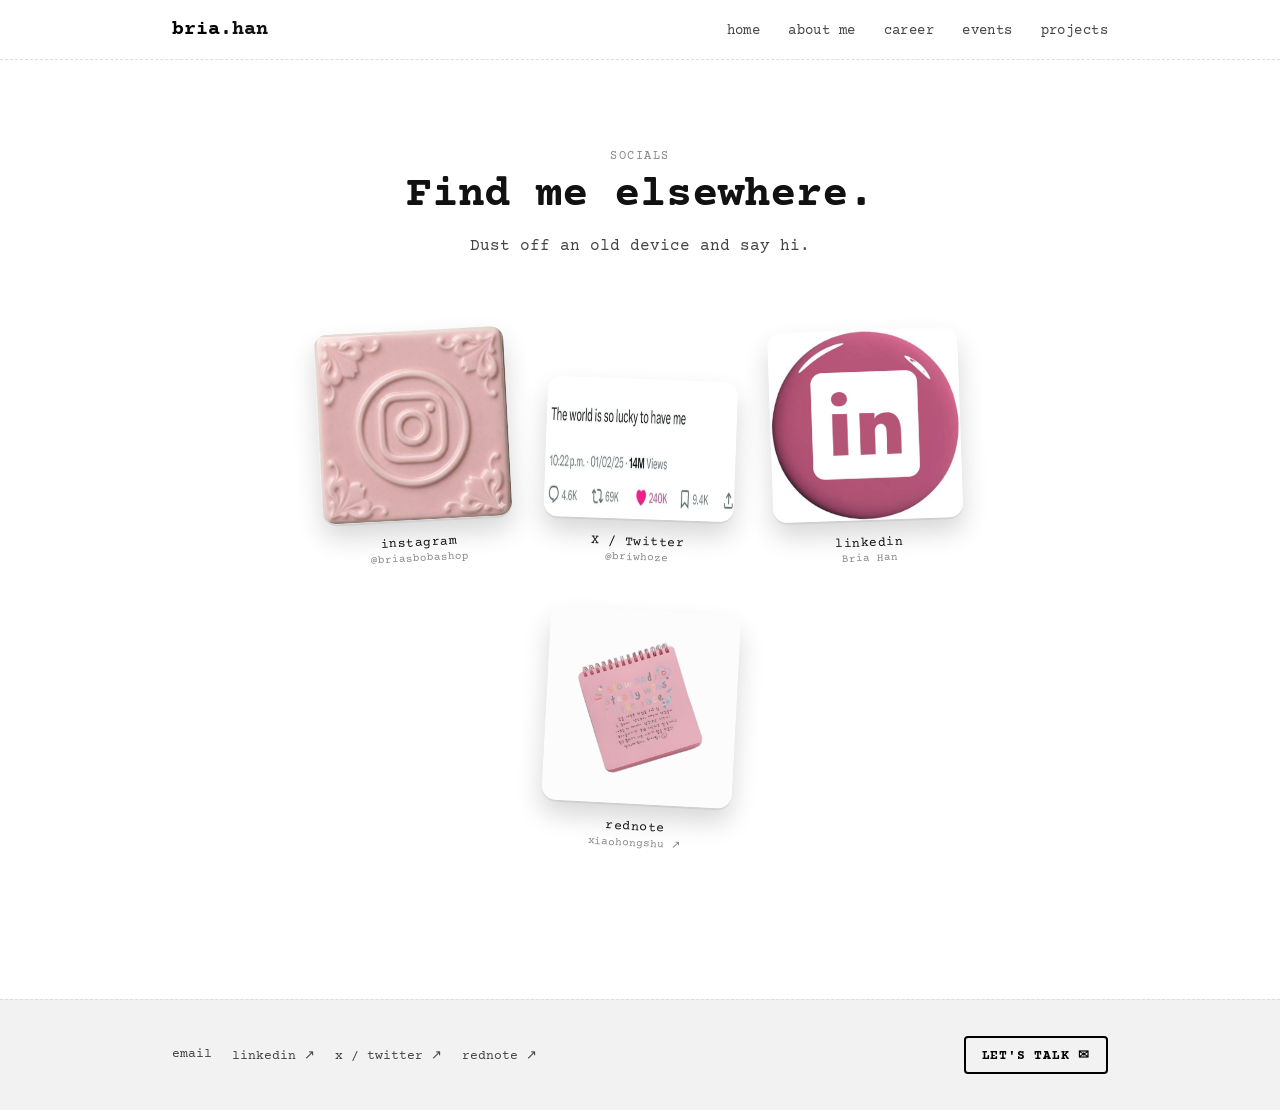
<file: socials.html>
<!doctype html>
<html lang="en">
<head>
<meta charset="UTF-8">
<meta name="viewport" content="width=device-width, initial-scale=1">
<title>Socials — Bria Han</title>
<meta name="description" content="Find me elsewhere — Instagram, TikTok, LinkedIn.">
<link rel="stylesheet" href="css/style.css?v=1788313641">
<link rel="stylesheet" href="css/socials.css?v=1788313641">
</head>
<body>

<nav class="site-nav">
<div class="nav-inner">
  <a href="index.html" class="logo">bria<span>.han</span></a>
  <button class="nav-toggle" aria-label="Toggle navigation" aria-expanded="false">☰ menu</button>
  <ul class="nav-links">
    <li><a href="index.html">home</a></li>
    <li><a href="life.html">about me</a></li>
    <li><a href="career.html">career</a></li>
    <li><a href="events.html">events</a></li>
    <li><a href="projects.html">projects</a></li>
  </ul>
</div>
</nav>

<main>
  <section>
    <div class="wrap">

      <div class="socials-header" data-reveal>
        <div class="label">socials</div>
        <h1>Find me elsewhere.</h1>
        <p>Dust off an old device and say hi.</p>
      </div>

      <div class="icon-grid" data-reveal>

        <a class="icon-card" href="https://www.instagram.com/briasbobashop?igsh=dTBlN3R2YzVqcmh6&amp;utm_source=qr" target="_blank" rel="noopener" aria-label="Instagram">
          <img class="icon-photo" src="assets/social-instagram.jpg" alt="">
          <span class="device-label">instagram</span>
          <span class="device-handle">@briasbobashop</span>
        </a>

        <a class="icon-card" href="https://x.com/briwhoze" target="_blank" rel="noopener" aria-label="X / Twitter">
          <img class="icon-photo" src="assets/social-twitter.jpg" alt="">
          <span class="device-label">X / Twitter</span>
          <span class="device-handle">@briwhoze</span>
        </a>

        <a class="icon-card" href="https://www.linkedin.com/in/jia-bria-h-29113a12a/" target="_blank" rel="noopener" aria-label="LinkedIn">
          <img class="icon-photo" src="assets/social-linkedin.jpg" alt="">
          <span class="device-label">linkedin</span>
          <span class="device-handle">Bria Han</span>
        </a>

        <a class="icon-card" href="https://xhslink.cn/m/ABX12x1BnRb" target="_blank" rel="noopener" aria-label="RedNote">
          <img class="icon-photo" src="assets/social-rednote.jpg" alt="">
          <span class="device-label">rednote</span>
          <span class="device-handle">xiaohongshu ↗</span>
        </a>

      </div>
    </div>
  </section>
</main>

<footer class="site-footer" id="contact">
  <div class="footer-inner">
    <div class="footer-links">
      <a href="mailto:briahan12@gmail.com">email</a>
      <a href="https://www.linkedin.com/in/jia-bria-h-29113a12a/" target="_blank" rel="noopener">linkedin ↗</a>
      <a href="https://x.com/briwhoze" target="_blank" rel="noopener">x / twitter ↗</a>
      <a href="https://xhslink.cn/m/ABX12x1BnRb" target="_blank" rel="noopener">rednote ↗</a>
    </div>
    <a class="footer-cta" href="mailto:briahan12@gmail.com">let's talk ✉</a>
  </div>
</footer>

<script src="js/main.js?v=1788313641"></script>
</body>
</html>
</file>
<file: css/style.css>
/* =========================================================
   PASSPORT PORTFOLIO — SHARED STYLES
   ========================================================= */

@import url('https://fonts.googleapis.com/css2?family=Courier+Prime:ital,wght@0,400;0,700;1,400&family=Caveat:wght@500;600;700&display=swap');

:root{
  --paper:        #ffffff;
  --paper-dark:   #f2f2f2;
  --paper-card:   #fefefe;
  --ink:          #111111;
  --ink-soft:     #444444;
  --muted:        #888888;
  --line:         #dddddd;

  --stamp-blue:   #000000;
  --stamp-green:  #000000;
  --stamp-red:    #000000;
  --stamp-mustard:#000000;

  /* stamp-only accent colors (passport stamps keep color; UI chrome stays b/w) */
  --stampc-blue:    #3a5a8c;
  --stampc-green:   #4f7a5c;
  --stampc-red:     #b5523a;
  --stampc-mustard: #b48a2e;
  --stampc-purple:  #6b4f8c;
  --stampc-teal:    #3a7a7a;
  --stampc-babyblue: #6fa8d8;
  --stampc-pink:      #d97fa3;

  --radius-sm: 6px;
  --radius-md: 12px;

  --font-display: 'Courier Prime', 'Courier New', Courier, monospace;
  --font-hand:    'Caveat', cursive;
  --font-mono:    'Courier Prime', 'Courier New', Courier, monospace;
  --font-body:    'Courier Prime', 'Courier New', Courier, monospace;
}

*, *::before, *::after{ box-sizing: border-box; }
html{ scroll-behavior: smooth; }

body{
  margin: 0;
  font-family: var(--font-body);
  color: var(--ink);
  background-color: var(--paper);
  -webkit-font-smoothing: antialiased;
  overflow-x: hidden;
}

img{ max-width: 100%; display:block; }
a{ color: inherit; text-decoration: none; }
button{ font-family: inherit; cursor: pointer; }

.wrap{
  max-width: 1000px;
  margin: 0 auto;
  padding: 0 32px;
}

/* ---------- headings / type helpers ---------- */
h1, h2, h3{ font-family: var(--font-display); margin: 0; }
.hand{ font-family: var(--font-mono); }
.mono{ font-family: var(--font-mono); letter-spacing: .02em; }
.label{
  font-family: var(--font-mono);
  font-size: 12px;
  letter-spacing: .12em;
  text-transform: uppercase;
  color: var(--muted);
}

/* ---------- NAV ---------- */
.site-nav{
  position: sticky;
  top: 0;
  z-index: 50;
  background: rgba(255,255,255,0.88);
  backdrop-filter: blur(6px);
  border-bottom: 1px dashed var(--line);
}
/* bar itself stays full-bleed; its content lines up with the same
   centered column as everything else so the nav doesn't read as wider
   than the page beneath it */
.nav-inner{
  max-width: 1000px;
  margin: 0 auto;
  display: flex;
  align-items: center;
  justify-content: space-between;
  padding: 18px 32px;
}
.site-nav .logo{
  font-family: var(--font-display);
  font-weight: 700;
  font-size: 20px;
  color: var(--stamp-green);
}
.site-nav .logo span{ color: var(--ink); }
.nav-links{
  display: flex;
  gap: 28px;
  list-style: none;
  margin: 0; padding: 0;
}
.nav-links a{
  font-family: var(--font-mono);
  font-size: 14px;
  letter-spacing: .03em;
  color: var(--ink-soft);
  position: relative;
  transition: color .2s ease;
}
.nav-links a:hover, .nav-links a.active{ color: var(--stamp-red); }
.nav-links a.active::after{
  content: '';
  position: absolute;
  left: 0; right: 0; bottom: -4px;
  height: 2px;
  background: var(--stamp-red);
  border-radius: 2px;
}
.nav-toggle{ display:none; }

@media (max-width: 720px){
  .nav-links{
    position: fixed;
    inset: 62px 0 auto 0;
    background: var(--paper);
    flex-direction: column;
    padding: 18px 32px 26px;
    border-bottom: 1px dashed var(--line);
    display: none;
    gap: 14px;
  }
  .nav-links.open{ display: flex; }
  .nav-toggle{
    display: block;
    background: none;
    border: 1px solid var(--ink);
    border-radius: var(--radius-sm);
    padding: 6px 10px;
    font-family: var(--font-mono);
  }
}

/* ---------- STAMP component ---------- */
.stamp{
  position: relative;
  display: flex;
  flex-direction: column;
  align-items: center;
  justify-content: center;
  text-align: center;
  padding: 14px 10px;
  border: 2px solid var(--c, var(--stamp-blue));
  color: var(--c, var(--stamp-blue));
  opacity: .88;
  background: transparent;
  transition: transform .25s ease, opacity .25s ease;
  user-select: none;
  cursor: pointer;
}
.stamp:hover{ transform: rotate(0deg) scale(1.05); opacity: 1; }

.stamp-tip{
  position: absolute;
  transform: translate(-50%, -100%);
  background: var(--ink);
  color: var(--paper);
  font-family: var(--font-mono);
  font-size: 12px;
  line-height: 1.45;
  padding: 9px 13px;
  border-radius: 8px;
  max-width: 220px;
  text-align: center;
  z-index: 60;
  pointer-events: none;
  box-shadow: 0 10px 24px rgba(0,0,0,0.28);
}
.stamp-tip::after{
  content: '';
  position: absolute;
  top: 100%;
  left: 50%;
  transform: translateX(-50%);
  border: 6px solid transparent;
  border-top-color: var(--ink);
}
.stamp .stamp-title{ font-family: var(--font-mono); font-weight:700; font-size: 12px; line-height:1.25; word-break: break-word; max-width: 92%; }
.stamp .stamp-sub{ font-family: var(--font-mono); font-size: 10px; margin-top:2px; letter-spacing:.04em; }
.stamp .stamp-icon{ font-size: 20px; margin-bottom: 4px; }
.stamp .stamp-icon-img{
  width: 60px;
  height: 60px;
  object-fit: cover;
  border-radius: 50%;
  margin-bottom: 5px;
  box-shadow: 0 2px 5px rgba(0,0,0,0.2);
}
.stamp--tri .stamp-icon-img{ width: 46px; height: 46px; margin-bottom: 3px; }

/* stamps carrying a real photo icon read fine without the passport-stamp
   border/ring, so drop the frame for just those */
.stamp:has(.stamp-icon-img){
  border-color: transparent;
}

.stamp--circle{ width: 128px; height: 128px; border-radius: 50%; border-style: double; border-width: 4px; }
.stamp--hex{
  width: 140px; height: 130px;
  clip-path: polygon(25% 3%, 75% 3%, 100% 50%, 75% 97%, 25% 97%, 0% 50%);
  border-style: dashed;
}
.stamp--tri{
  width: 150px; height: 140px;
  clip-path: polygon(50% 4%, 96% 92%, 4% 92%);
  border-style: solid;
  padding-top: 34px;
}
.stamp--rect{
  width: 150px; height: 96px;
  border-radius: 4px;
  border-style: dotted;
  border-width: 3px;
}

.rot-1{ transform: rotate(-6deg); }
.rot-2{ transform: rotate(4deg); }
.rot-3{ transform: rotate(-2deg); }
.rot-4{ transform: rotate(7deg); }
.rot-5{ transform: rotate(-9deg); }

/* ---------- authentic passport-paper texture (shared by career + about) ---------- */
.passport-paper{
  position: relative;
  background-color: var(--paper-card);
  background-image:
    repeating-linear-gradient(115deg, rgba(0,0,0,0.035) 0px, rgba(0,0,0,0.035) 1px, transparent 1px, transparent 6px),
    repeating-linear-gradient(25deg, rgba(0,0,0,0.03) 0px, rgba(0,0,0,0.03) 1px, transparent 1px, transparent 6px);
}
.passport-paper::before{
  content: '';
  position: absolute;
  inset: 10px;
  border: 1px solid rgba(0,0,0,0.14);
  pointer-events: none;
}
.passport-paper::after{
  content: '';
  position: absolute;
  inset: 13px;
  border: 1px solid rgba(0,0,0,0.07);
  pointer-events: none;
}

/* ---------- card / tilt utility ---------- */
.tilt-card{
  background: var(--paper-card);
  border: 1px solid var(--line);
  box-shadow: 0 6px 18px rgba(0,0,0,0.08);
  transition: transform .25s ease, box-shadow .25s ease;
}
.tilt-card:hover{
  transform: translateY(-6px) rotate(0deg) !important;
  box-shadow: 0 16px 30px rgba(0,0,0,0.16);
  z-index: 5;
}

/* ---------- section rhythm ---------- */
section{ padding: 90px 0; }
.section-head{ text-align:center; margin-bottom: 54px; }
.section-head .label{ margin-bottom: 8px; }
.section-head h2{ font-size: clamp(28px, 4vw, 42px); }

/* ---------- SIMPLE SIGNATURE FOOTER ---------- */
.site-footer{
  margin-top: 60px;
  border-top: 1px dashed var(--line);
  background: var(--paper-dark);
}
.footer-inner{
  display: flex;
  flex-wrap: wrap;
  align-items: center;
  justify-content: space-between;
  gap: 18px;
  padding: 36px 32px;
  max-width: 1000px;
  margin: 0 auto;
}
.footer-links{ display:flex; gap: 20px; flex-wrap: wrap; }
.footer-links a{
  font-family: var(--font-mono);
  font-size: 13px;
  color: var(--ink-soft);
  border-bottom: 1px solid transparent;
  transition: border-color .2s ease, color .2s ease;
}
.footer-links a:hover{ color: var(--stamp-red); border-color: var(--stamp-red); }
.footer-cta{
  font-family: var(--font-mono);
  font-weight: 700;
  font-size: 13px;
  letter-spacing: .06em;
  text-transform: uppercase;
  color: var(--stamp-red);
  border: 2px solid var(--stamp-red);
  padding: 9px 16px;
  border-radius: 4px;
  transition: background .2s ease, color .2s ease;
}
.footer-cta:hover{ background: var(--stamp-red); color: var(--paper); }
.footer-signoff{
  text-align:center;
  font-family: var(--font-mono);
  font-size: 13px;
  color: var(--ink-soft);
  padding: 4px 0 28px;
}

/* ---------- perforated divider ---------- */
.perf-divider{
  height: 0;
  border-top: 2px dashed var(--line);
  margin: 0 32px;
}

/* ---------- utility ---------- */
.btn{
  display: inline-flex;
  align-items: center;
  gap: 8px;
  font-family: var(--font-mono);
  font-size: 13px;
  letter-spacing: .05em;
  text-transform: uppercase;
  border: 2px solid var(--ink);
  padding: 10px 18px;
  border-radius: 4px;
  background: transparent;
  transition: all .2s ease;
}
.btn:hover{ background: var(--ink); color: var(--paper); }
.btn--accent{ border-color: var(--stamp-red); color: var(--stamp-red); }
.btn--accent:hover{ background: var(--stamp-red); color: var(--paper); }

[data-reveal]{
  opacity: 0;
  transform: translateY(18px);
  transition: opacity .6s ease, transform .6s ease;
}
[data-reveal].is-visible{ opacity: 1; transform: translateY(0); }

.visually-hidden{
  position:absolute; width:1px; height:1px; overflow:hidden;
  clip:rect(0 0 0 0); white-space:nowrap;
}
</file>
<file: css/home.css>
/* ===================== HOME — SCATTERED FLATLAY (illustrated objects) ===================== */

.flatlay{
  padding-top: 20px;
  padding-bottom: 20px;
}
.flatlay-canvas{
  position: relative;
  width: 100%;
  min-height: 1220px;
}

.flatlay-item{
  position: absolute;
  width: 340px;
  background: none;
  border: none;
  text-align: center;
  cursor: pointer;
  opacity: 1;
  animation: item-float 7.5s ease-in-out infinite;
  animation-delay: var(--delay, 0ms);
}
.flatlay-item.is-dragging{ animation: none !important; cursor: grabbing; z-index: 40; }
.flatlay-item:not(.is-dragging):hover{
  animation-play-state: paused;
  transform: translateY(-8px) scale(1.03) rotate(var(--rot, 0deg)) !important;
  z-index: 30;
}
/* images/video must never trigger the browser's native drag-and-drop —
   that hijacks our custom drag and turns every move into an accidental click */
.flatlay-item img,
.flatlay-item video{
  -webkit-user-drag: none;
  user-drag: none;
  user-select: none;
  -webkit-user-select: none;
}

.obj-photo-frame{
  position: relative;
  display: block;
  background: none;
  border: none;
  padding: 0;
}
/* contact shadow: a blurred ellipse instead of drop-shadow, since plain JPGs
   have no alpha channel and drop-shadow would box the whole rectangle */
.obj-photo-frame::after{
  content: '';
  position: absolute;
  left: 50%; bottom: 2px;
  transform: translateX(-50%);
  width: 62%; height: 16px;
  background: radial-gradient(ellipse, rgba(0,0,0,0.4) 0%, rgba(0,0,0,0) 72%);
  filter: blur(5px);
  z-index: 0;
  transition: opacity .25s ease;
}
.flatlay-item:hover .obj-photo-frame::after{ opacity: .7; }
/* ---------- rising steam over the coffee cup (Professional icon) ---------- */
.steam{
  position: absolute;
  left: 29%;
  top: 30%;
  width: 1px;
  height: 1px;
  z-index: 2;
  pointer-events: none;
}
.steam-wisp{
  position: absolute;
  bottom: 0;
  left: 0;
  width: 7px;
  height: 26px;
  border-radius: 50%;
  background: rgba(255,255,255,0.75);
  filter: blur(3px);
  opacity: 0;
  animation: steam-rise 3.2s ease-in infinite;
}
.steam-wisp:nth-child(1){ left: -10px; animation-delay: 0s; }
.steam-wisp:nth-child(2){ left: 0px;   animation-delay: 1.05s; }
.steam-wisp:nth-child(3){ left: 9px;   animation-delay: 2.1s; }
.flatlay-item:hover .steam-wisp{ animation-duration: 2s; }
@keyframes steam-rise{
  0%{ transform: translateY(0) translateX(0) scaleX(1); opacity: 0; }
  15%{ opacity: .65; }
  55%{ transform: translateY(-30px) translateX(4px) scaleX(1.3); opacity: .4; }
  100%{ transform: translateY(-58px) translateX(-3px) scaleX(1.6); opacity: 0; }
}
@media (prefers-reduced-motion: reduce){
  .steam-wisp{ animation: none; opacity: 0; }
}
@media (max-width: 860px){
  .steam{ display: none; }
}

.obj-photo-frame img{
  position: relative;
  z-index: 1;
  width: 100%;
  height: auto;
  max-height: 400px;
  object-fit: contain;
  display: block;
  margin: 0 auto;
  mix-blend-mode: multiply;
}

.obj-caption{
  display: block;
  margin-top: 12px;
  font-family: var(--font-mono);
  font-size: 15px;
  letter-spacing: .02em;
  color: var(--ink-soft);
  line-height: 1.25;
}
.obj-caption small{
  display:block;
  font-family: var(--font-mono);
  font-size: 11.5px;
  color: var(--muted);
  margin-top: 3px;
  letter-spacing: .02em;
}

/* --- placements (desktop): six large objects, condensed close around the greeting --- */
.pos-1{ top: 2%;  left: 3%;  --rot: -6deg; z-index: 2; }
.pos-2{ top: 0%;  left: 33%; --rot: 5deg;  width: 320px; z-index: 2; }
.pos-3{ top: 2%;  left: 65%; --rot: -5deg; width: 340px; z-index: 2; }
.pos-4{ top: 61%; left: 3%;  --rot: 5deg;  z-index: 2; }
.pos-5{ top: 57%; left: 33%; --rot: -4deg; width: 300px; z-index: 2; }
.pos-6{ top: 59%; left: 65%; --rot: 4deg;  width: 320px; z-index: 2; }

/* ---------- Spotify — real embed, plays in place ---------- */
.obj-music{ cursor: default; }
.obj-music:not(.is-dragging):hover{ transform: translateY(-8px) rotate(var(--rot, 0deg)) !important; }
.music-stack{
  position: relative;
  padding-top: 84px;
}
.vinyl-disc{
  position: absolute;
  top: 0;
  right: 8px;
  width: 92px;
  height: 92px;
  border-radius: 50%;
  box-shadow: 0 10px 22px rgba(0,0,0,0.28);
  animation: vinyl-spin 6s linear infinite;
  animation-play-state: paused;
}
.obj-music:hover .vinyl-disc{ animation-play-state: running; }
.music-iframe{ display: block; border-radius: 10px; }
@keyframes vinyl-spin{ from{ transform: rotate(0deg); } to{ transform: rotate(360deg); } }

/* ---------- camera + a real video clip playing on its screen → Socials ---------- */
.camera-frame{
  position: relative;
  filter: drop-shadow(0 18px 20px rgba(0,0,0,0.2));
}
.camera-frame img{ width: 100%; display: block; }
.camera-screen{
  position: absolute;
  left: 10.3%; top: 46.9%;
  width: 51.2%; height: 43.1%;
  object-fit: cover;
}

/* ---------- Contact card, styled like a creator/ID badge ----------
   No card "frame" — it sits on the desk like every other real object here,
   with the same soft blurred contact-shadow trick as .obj-photo-frame. */
.obj-contactcard{ width: 260px; }
.contact-card{
  position: relative;
  background: var(--paper-card);
  border-radius: 14px;
  padding: 18px 16px 14px;
  text-align: left;
}
.contact-card::after{
  content: '';
  position: absolute;
  left: 50%; bottom: -6px;
  transform: translateX(-50%);
  width: 70%; height: 18px;
  background: radial-gradient(ellipse, rgba(0,0,0,0.32) 0%, rgba(0,0,0,0) 72%);
  filter: blur(6px);
  z-index: -1;
}
.flatlay-item:hover .contact-card::after{ opacity: .7; }
.contact-card-clip{
  position: absolute;
  top: -11px; left: 50%;
  transform: translateX(-50%);
  width: 34px; height: 22px;
  border: 3px solid var(--ink-soft);
  border-bottom: none;
  border-radius: 10px 10px 0 0;
  background: var(--paper-card);
}
.contact-card-title{
  font-family: var(--font-display);
  font-weight: 700;
  font-size: 20px;
  text-align: center;
  margin-bottom: 12px;
  padding-bottom: 9px;
  border-bottom: 1px dashed var(--line);
}
.contact-card-title span{ color: var(--stampc-pink); }
.contact-card-photo{
  position: relative;
  width: 96px;
  margin: 0 auto 14px;
  border: 2px dashed var(--ink-soft);
  padding: 4px;
  border-radius: 4px;
}
.contact-card-photo img{
  display: block;
  width: 100%;
  aspect-ratio: 3 / 4;
  object-fit: cover;
  object-position: center 20%;
  border-radius: 2px;
}
.contact-doodle{
  position: absolute;
  font-size: 20px;
  line-height: 1;
  color: var(--stampc-pink);
  transform: rotate(var(--r, 0deg));
}
.contact-doodle--star{ top: -12px; left: -16px; --r: -12deg; }
.contact-doodle--heart{ bottom: -8px; right: -16px; --r: 10deg; }
.contact-card-fields{ display: flex; flex-direction: column; }
.contact-field{
  display: flex;
  align-items: baseline;
  gap: 8px;
  padding: 5px 0;
  border-bottom: 1px solid var(--line);
}
.contact-field:last-child{ border-bottom: none; }
.contact-field .label{ min-width: 46px; }
.contact-field .val--hand{
  font-family: var(--font-hand);
  font-size: 19px;
  color: var(--stampc-pink);
  line-height: 1.1;
}
.contact-card-note{
  margin-top: 10px;
  font-family: var(--font-mono);
  font-size: 9px;
  letter-spacing: .02em;
  color: var(--muted);
  line-height: 1.4;
}

/* centered greeting */
.flatlay-greeting{
  position: absolute;
  top: 44%;
  left: 50%;
  transform: translate(-50%, -50%);
  text-align: center;
  width: min(560px, 84vw);
  z-index: 5;
}
.flatlay-greeting .hand-greeting{
  display: inline-flex;
  align-items: center;
  gap: 10px;
  flex-wrap: wrap;
  justify-content: center;
}
.hand-lead{
  font-family: var(--font-hand);
  font-size: clamp(38px, 6vw, 56px);
  color: var(--stamp-green);
  transition: color .2s ease;
}
.flatlay-greeting a.hand-greeting:hover .hand-lead{ color: var(--stamp-red); }

.bead-name{ display: inline-flex; align-items: center; gap: 5px; }
.bead{
  display: inline-flex;
  align-items: center;
  justify-content: center;
  width: 52px;
  height: 52px;
  border-radius: 50%;
  background: #fff;
  border: 2px solid rgba(0,0,0,0.14);
  box-shadow: 0 5px 10px rgba(0,0,0,0.18), inset 0 -3px 4px rgba(0,0,0,0.05);
  font-family: var(--font-display);
  font-weight: 800;
  font-size: 22px;
  color: var(--ink);
  transform: rotate(var(--r, 0deg));
  transition: transform .2s ease;
  animation: bead-roll-in .8s cubic-bezier(.3,.9,.35,1) backwards;
}
.bead-name .bead:nth-child(1){ animation-delay: .1s; }
.bead-name .bead:nth-child(2){ animation-delay: .24s; }
.bead-name .bead:nth-child(3){ animation-delay: .38s; }
.bead-name .bead:nth-child(4){ animation-delay: .52s; }
.bead-name .bead:nth-child(5){ animation-delay: .66s; }
.bead-name .bead:nth-child(6){ animation-delay: .80s; }
@keyframes bead-roll-in{
  from{ transform: translateX(-160px) rotate(-900deg); opacity: 0; }
  to{ transform: translateX(0) rotate(var(--r, 0deg)); opacity: 1; }
}
.hand-greeting:hover .bead{ transform: rotate(var(--r, 0deg)) translateY(-2px); }
.bead-charm{ font-size: 20px; color: var(--stamp-red); }

.flatlay-greeting .hand-hint{
  display: block;
  font-family: var(--font-mono);
  font-size: 12px;
  color: var(--muted);
  letter-spacing: .1em;
  text-transform: uppercase;
  margin-top: 10px;
}

/* ambient float — always on, no entrance choreography */
@keyframes item-float{
  0%, 100%{ transform: translateY(0) rotate(var(--rot, 0deg)); }
  50%{ transform: translateY(-10px) rotate(var(--rot, 0deg)); }
}
@media (prefers-reduced-motion: reduce){
  .flatlay-item{ animation: none; }
  .bead{ animation: none; }
}

/* ---------------- MOBILE: collapse to simple stack ---------------- */
@media (max-width: 860px){
  .flatlay-canvas{ min-height: 0; }
  .flatlay-greeting{
    position: static;
    transform: none;
    width: 100%;
    margin-bottom: 40px;
  }
  .flatlay-item{
    position: static;
    width: 240px;
    margin: 0 auto 34px;
    animation: none !important;
    transform: none !important;
  }
}
</file>
<file: css/intro.css>
/* =====================================================================
   ENTRY INTERSTITIAL — AirDrop opener
   Same card design as the AirDrop item already on the desk (.airdrop-mini
   in home.css) — real AirDrop look, just full-screen for the entry moment.
   ===================================================================== */

body.intro-locked{ overflow: hidden; }

.intro-overlay{
  position: fixed;
  inset: 0;
  z-index: 500;
  display: flex;
  align-items: center;
  justify-content: center;
  padding: 24px;
  background: var(--paper);
  opacity: 1;
  transition: opacity .5s ease;
}
.intro-overlay.intro-exit{ opacity: 0; pointer-events: none; }
.intro-overlay.intro-exit .intro-card{
  animation: none;
  transform: translateY(-14px) scale(.97);
  opacity: 0;
}

.intro-card{
  position: relative;
  width: min(360px, 100%);
  border-radius: 20px;
  overflow: hidden;
  background: #fff;
  box-shadow: 0 18px 34px rgba(0,0,0,0.22);
  font-family: -apple-system, BlinkMacSystemFont, 'Helvetica Neue', sans-serif;
  text-align: left;
  transition: transform .5s cubic-bezier(.3,.9,.3,1), opacity .4s ease;
  animation: intro-float 6s ease-in-out infinite;
}
/* same tactile "picked up" feel as hovering an item on the desk */
.intro-card:hover{
  animation-play-state: paused;
  transform: translateY(-8px) scale(1.015);
}
@keyframes intro-float{
  0%, 100%{ transform: translateY(0); }
  50%{ transform: translateY(-8px); }
}

.intro-airdrop-top{ padding: 14px 16px 10px; text-align: center; }
.intro-airdrop-title{ font-weight: 700; font-size: 15px; color: #111; }
.intro-airdrop-msg{
  font-size: 11.5px;
  color: #555;
  margin-top: 3px;
  line-height: 1.35;
  min-height: 15px;
  transition: opacity .16s ease;
}
.intro-airdrop-msg.is-swapping{ opacity: 0; }

.intro-airdrop-photo{
  display: block;
  width: 100%;
  aspect-ratio: 3 / 4;
  height: auto;
  object-fit: cover;
  object-position: center 30%;
}

/* a small, honest nod — this card's whole shape is a wink at AirDrop,
   not a claim to be it. Sits outside the card entirely, in the corner
   of the screen behind it, not on the card's own paper. */
.intro-credit{
  position: absolute;
  right: 20px;
  bottom: 16px;
  max-width: 240px;
  text-align: right;
  font-size: 10px;
  line-height: 1.3;
  color: #aaa;
}

.intro-airdrop-bottom{
  display: flex;
  justify-content: space-between;
  padding: 11px 16px;
  font-size: 13px;
  color: var(--stampc-pink);
}
.intro-airdrop-bottom[hidden]{ display: none; }
.intro-link{
  background: none;
  border: none;
  padding: 10px 6px;
  margin: -10px -6px;
  font: inherit;
  color: inherit;
  cursor: pointer;
  transition: transform .15s ease;
}
.intro-link:active{ transform: scale(.94); }
.intro-link.is-pressed{ animation: intro-press .3s ease; }
.intro-link--bold{ font-weight: 600; }
.intro-link:disabled{ opacity: .5; cursor: default; pointer-events: none; }

@keyframes intro-press{
  0%{ transform: scale(1); }
  40%{ transform: scale(.88); }
  100%{ transform: scale(1); }
}

@media (prefers-reduced-motion: reduce){
  .intro-overlay,
  .intro-card,
  .intro-airdrop-msg,
  .intro-link{ transition: none !important; }
  .intro-card{ animation: none !important; }
  .intro-link.is-pressed{ animation: none !important; }
}
</file>
<file: css/career.css>
/* ===================== CAREER / VISA PAGES ===================== */

.visa-header{ text-align:center; margin-bottom: 40px; }
.visa-header .label{ margin-bottom: 8px; }
.visa-header h1{ font-size: clamp(28px, 4.4vw, 44px); margin-bottom: 18px; }

.visa-toc{
  display:flex;
  flex-wrap: wrap;
  gap: 10px;
  justify-content:center;
  margin-bottom: 46px;
}
.visa-toc button{
  font-family: var(--font-mono);
  font-size: 12px;
  padding: 8px 14px;
  min-height: 40px;
  border-radius: 20px;
  border: 1.5px solid var(--line);
  background: var(--paper-card);
  color: var(--ink-soft);
  transition: all .2s ease;
  display: flex;
  align-items: center;
  justify-content: center;
}
.visa-toc button.active{
  border-color: var(--stamp-red);
  color: var(--stamp-red);
  background: #fff;
}
.toc-logo{ max-height: 22px; max-width: 90px; object-fit: contain; }
.toc-logo-pair{ display: flex; align-items: center; gap: 8px; }
.toc-logo-pair img{ max-height: 18px; max-width: 50px; object-fit: contain; }

.visa-book{
  display:flex;
  align-items:stretch;
  gap: 16px;
}
.visa-arrow{
  flex: none;
  width: 44px; height: 44px;
  align-self: center;
  border-radius: 50%;
  border: 2px solid var(--ink);
  background: var(--paper-card);
  font-size: 20px;
  display:flex; align-items:center; justify-content:center;
  transition: transform .15s ease, background .15s ease;
  z-index: 20;
}
.visa-arrow:hover{ background: var(--ink); color: var(--paper); }
.visa-arrow:disabled{ opacity: .3; pointer-events:none; }

/* the stage establishes the 3D space; spread and turning sheet are stacked inside it */
.book-stage{
  flex: 1;
  position: relative;
  min-height: 420px;
  perspective: 2000px;
}

/* Thin fore-edges share the paper stock used by the live and turning pages. */
.book-stack{
  position: absolute;
  top: 5px;
  bottom: 5px;
  width: 12px;
  pointer-events: none;
}
.book-stack--left{ left: -3px; }
.book-stack--right{ right: -3px; }
.book-stack-page{
  position: absolute;
  inset: 0;
  border: 1px solid #aebdca;
  border-radius: 8px;
  background: #dfe9f0;
  box-shadow: 0 2px 3px #24344312;
  pointer-events: auto;
  cursor: pointer;
}
.book-stack--right .book-stack-page{
  transform: translateX(calc(var(--i) * 2px)) translateY(calc(var(--i) * 1px));
}
.book-stack--left .book-stack-page{
  transform: translateX(calc(var(--i) * -2px)) translateY(calc(var(--i) * 1px));
}
@media (max-width: 760px){
  .book-stack{ display: none; }
}

.visa-spread{
  position: relative;
  display: grid;
  grid-template-columns: repeat(2, minmax(0, 1fr));
  /* every real page in a book is the same physical size regardless of how
     much is printed on it — a fixed height (not min-height) is what makes
     that true here too. 600px comfortably fits the busiest page (the
     passport bio-data spread, now carrying a couple of extra fields);
     shorter pages just carry natural whitespace below their content,
     exactly like a real page would. */
  height: 600px;
  width: 100%;
  background: var(--paper-card);
  border: 1px solid var(--line);
  border-radius: var(--radius-md);
  box-shadow: 0 30px 60px rgba(0,0,0,0.16);
  overflow: hidden;
}
.visa-page--detail,
.visa-page--skills,
.visa-page--passport-id{
  /* a safety net, not the primary fix — if any single entry's content
     ever runs long, it scrolls inside its own fixed-size page instead of
     silently growing the whole book again */
  max-height: 600px;
  overflow-y: auto;
}
/* the spine — a real open book isn't flat; the paper bows away from the
   binding, so the gutter reads as a soft valley, darkest right at the
   fold and easing out on both sides. Present at rest on the static
   spread; the turning leaf below gets its own one-sided version. */
.visa-spread::before{
  content: '';
  position: absolute;
  inset: 0;
  z-index: 6;
  pointer-events: none;
  background: linear-gradient(90deg,
    transparent calc(50% - 70px),
    rgba(30,20,10,0.09) calc(50% - 14px),
    rgba(30,20,10,0.16) 50%,
    rgba(30,20,10,0.09) calc(50% + 14px),
    transparent calc(50% + 70px)
  );
}
.book-stage{ cursor: pointer; }
.book-stage.at-left-edge{ cursor: w-resize; }
.book-stage.at-right-edge{ cursor: e-resize; }

/* The leaf and its paper faces occupy the same boxes as the live spread. */
.turn-sheet, .visa-page.turn-face{ position: absolute; pointer-events: none; }
.turn-sheet{ z-index: 15; transform-style: preserve-3d; }
.visa-page.turn-face{
  inset: 0;
  overflow: hidden;
  backface-visibility: hidden;
  background: var(--paper-card);
}
.turn-face--back{ transform: rotateY(180deg); }
.visa-page.turn-face--revealed{ inset: auto; z-index: 14; }

.turn-shade{
  position: absolute;
  inset: 0;
  background: linear-gradient(90deg, #382b20, transparent 75%);
  opacity: 0;
  z-index: 5;
}
.is-turning .visa-spread{ pointer-events: none; }

.visa-page{ padding: 32px 30px; }
.visa-page--stamp{
  border-right: 2px dashed var(--line);
  display:flex; flex-direction:column; align-items:center; justify-content:center; text-align:center;
  gap: 16px;
}
.visa-page--stamp .stamp{ width:150px; height:150px; }
.stamp-logo{
  max-width: 62%;
  max-height: 42px;
  object-fit: contain;
  margin-bottom: 6px;
  filter: drop-shadow(0 1px 1px rgba(0,0,0,0.06));
}
.stamp-logo-pair{ display:flex; align-items:center; gap: 8px; margin-bottom: 6px; }
.stamp-logo-pair img{ max-width: 40px; max-height: 30px; object-fit: contain; }
.visa-page--stamp .visa-dates{ font-family: var(--font-mono); font-size: 13px; color: var(--ink-soft); }
.visa-page--stamp .visa-company{ font-family: var(--font-display); font-weight:700; font-size: 22px; }

/* ---------- page 1: the passport bio-data spread ----------
   Modelled on a real booklet: pale blue-grey stock printed with a
   guilloche security lattice, rubber-stamp visas inked straight onto the
   page, and flat printed data fields (no form-input chrome). */
.visa-spread.is-passport-page{
  --pp-ink: #232b36;
  border-color: #aebdca;
}

.visa-page--passport-stamps{
  position: relative;
  padding: 0;
  border-right: 0;
  overflow: hidden;
}
.pp-page-head{
  position: absolute; top: 16px; left: 0; right: 0;
  display: flex; justify-content: center; gap: 14px;
  font-family: 'Josefin Sans', sans-serif; font-weight: 600;
  font-size: 11px; letter-spacing: .42em;
  color: rgba(35,43,54,.55);
}
.pp-page-num{
  position: absolute; bottom: 14px; left: 0; right: 0; text-align: center;
  font-family: 'Josefin Sans', sans-serif; font-weight: 600; font-size: 12px;
  letter-spacing: .2em; color: rgba(35,43,54,.5);
}

/* rubber-stamp visas — absolutely scattered and overlapping like the real
   thing; multiply blending lets the lattice and neighbouring inks show through */
.ink-stamp{
  position: absolute;
  left: var(--x); top: var(--y);
  width: var(--w);
  color: var(--ink);
  transform: rotate(var(--rot, 0deg));
  mix-blend-mode: multiply;
  opacity: 1;
  cursor: pointer;
  transition: opacity .2s ease;
}
.ink-stamp svg{ display: block; width: 100%; height: auto; overflow: visible; }
.ink-stamp:hover{ opacity: 1; }
.ink-stamp--static{ pointer-events: none; cursor: default; }

.visa-page--passport-id{
  position: relative;
  display: flex;
  flex-direction: column;
  padding: 30px 32px 20px;
  overflow: hidden;
  font-family: 'Josefin Sans', sans-serif;
}
.pid-title{
  align-self: flex-start;
  font-family: 'Permanent Marker', var(--font-display), cursive;
  font-size: 31px;
  line-height: 1.05;
  letter-spacing: .01em;
  text-transform: uppercase;
  color: var(--pp-ink, #232b36);
  border-bottom: 3px solid var(--pp-ink, #232b36);
  padding-bottom: 4px;
  margin-bottom: 20px;
}
.pid-main{ display: flex; gap: 18px; align-items: stretch; margin-bottom: 14px; }
.pid-photo{
  flex: none;
  width: 128px;
  align-self: flex-start;
  padding: 3px;
  background: #fff;
  border: 1px solid #3b4656;
}
.pid-photo img{ display: block; width: 100%; height: 162px; object-fit: cover; object-position: center top; }
.pid-fields{ flex: 1; min-width: 0; display: flex; flex-direction: column; justify-content: space-between; }
.pid-field{ margin-bottom: 9px; }
.pid-fields .pid-field:last-child{ margin-bottom: 0; }
.pid-field-row{ display: flex; gap: 10px; margin-bottom: 9px; }
.pid-field-row .pid-field{ flex: 1; min-width: 0; margin-bottom: 0; }
.pid-label{
  font-weight: 600;
  font-size: 11px;
  letter-spacing: .06em;
  text-transform: uppercase;
  color: var(--pp-ink, #232b36);
  margin-bottom: 2px;
}
/* values are printed on a plain white strip, like the reference booklet */
.pid-bar{
  background: rgba(255,255,255,.93);
  padding: 4px 9px;
  font-weight: 400;
  font-size: 13.5px;
  letter-spacing: .09em;
  line-height: 1.35;
  color: var(--pp-ink, #232b36);
}
.pid-field-row .pid-bar{ font-size: 11.5px; letter-spacing: .05em; padding: 4px 7px; }
/* the two lines that aren't official data are "filled in by hand", ballpoint-blue */
.pid-bar--hand{
  font-family: var(--font-hand);
  font-size: 18px;
  letter-spacing: .01em;
  line-height: 1.2;
  color: #28418f;
  padding-top: 3px; padding-bottom: 3px;
}
.pid-bar--edu{ padding: 5px 8px; }
.edu-logos{ display: flex; gap: 12px; flex-wrap: wrap; align-items: center; }
.edu-logo-item{
  position: relative;
  height: 32px;
  display: flex; align-items: center; justify-content: center;
  cursor: default;
}
.edu-logo-item img{ height: 100%; width: auto; max-width: 130px; object-fit: contain; display: block; }
.edu-degree{
  position: absolute;
  bottom: 120%;
  left: 50%;
  transform: translateX(-50%) translateY(4px);
  background: var(--ink);
  color: var(--paper);
  font-family: var(--font-mono);
  font-size: 10.5px;
  padding: 6px 10px;
  border-radius: 6px;
  white-space: nowrap;
  opacity: 0;
  pointer-events: none;
  transition: opacity .2s ease, transform .2s ease;
  z-index: 5;
}
.edu-logo-item:hover .edu-degree{ opacity: 1; transform: translateX(-50%) translateY(0); }

.pid-foot{
  margin-top: auto;
  display: flex;
  align-items: flex-end;
  justify-content: space-between;
  gap: 16px;
  padding-bottom: 10px;
}
.pid-property{
  font-weight: 600;
  font-size: 9.5px;
  letter-spacing: .14em;
  color: rgba(35,43,54,.7);
  line-height: 1.3;
}
.pid-property strong{
  display: block;
  font-family: var(--font-display);
  font-weight: 800;
  font-size: 17px;
  letter-spacing: -.01em;
  text-transform: none;
  color: var(--pp-ink, #232b36);
}
.pid-sig{ text-align: right; }
.pid-sig .pid-label{ margin-bottom: 6px; }
.pid-sig-script{
  font-family: 'Mrs Saint Delafield', 'Caveat', cursive;
  font-size: 40px;
  line-height: .9;
  color: #151a24;
  transform: rotate(-3deg);
  transform-origin: right bottom;
  padding-right: 4px;
}
/* machine-readable zone, printed on a white strip across the foot */
.pid-mrz{
  margin: 0 -8px;
  padding: 6px 8px;
  background: rgba(255,255,255,.9);
  font-family: var(--font-mono);
  font-size: 11px;
  letter-spacing: .06em;
  line-height: 1.45;
  color: #1a2029;
  white-space: nowrap;
  overflow: hidden;
}
@media (max-width: 760px){
  .visa-page--passport-stamps{ min-height: 600px; }
}

.visa-page--detail .label{ margin-bottom: 4px; }
.visa-page--detail .visa-role{ font-size: 20px; font-family: var(--font-display); font-weight: 600; margin-bottom: 4px; }
.visa-sub-purpose{ font-family: var(--font-mono); font-size: 12px; color: var(--muted); margin-bottom: 18px; }
.visa-endorsements{ list-style:none; margin: 0 0 22px; padding: 0; display:flex; flex-direction:column; gap: 10px; }
.visa-endorsements li{
  font-size: 14.5px;
  color: var(--ink-soft);
  padding-left: 22px;
  position: relative;
  line-height:1.5;
}
.visa-endorsements li::before{
  content: '✓';
  position:absolute; left:0; top:0;
  color: var(--stamp-green);
  font-family: var(--font-mono);
}

.case-toggle{ margin-top: 4px; }

.case-study{
  max-height: 0;
  overflow: hidden;
  transition: max-height .45s ease;
}
.case-study.open{ max-height: 900px; }
.case-study-inner{ padding-top: 20px; border-top: 1px dashed var(--line); margin-top: 20px; display:grid; gap:14px; }
.case-block .label{ margin-bottom:4px; }
.case-block p{ margin: 0; font-size: 14.5px; line-height:1.6; color: var(--ink-soft); }

.visa-progress{
  text-align:center;
  margin-top: 22px;
  font-family: var(--font-mono);
  font-size: 12px;
  color: var(--muted);
}

@media (max-width: 760px){
  .visa-spread{ grid-template-columns: minmax(0, 1fr); height: auto; }
  .visa-spread::before{ display: none; }
  .visa-page--detail, .visa-page--skills, .visa-page--passport-id{ max-height: none; }
  .visa-page--stamp{ border-right:none; border-bottom: 2px dashed var(--line); padding: 26px 24px; }
  .visa-book{ gap: 8px; }
  .visa-arrow{ width: 36px; height:36px; }
}

/* ---- skills spread (merged from the old standalone skills page) ---- */
.visa-page--skills{ display:flex; flex-direction:column; gap: 22px; }
.skills-funnel{ display:flex; flex-direction:column; gap: 8px; }
.skills-row{ display:flex; align-items:center; gap: 12px; }
.skills-row .sk-label{
  flex: none; width: 92px;
  font-family: var(--font-mono); font-size: 10px; font-weight:700;
  color: var(--paper); text-align:center;
  padding: 6px 4px; border-radius: 3px;
  text-transform: uppercase; letter-spacing: .04em;
}
.skills-row .sk-tags{ display:flex; flex-wrap:wrap; gap: 6px; }
.skills-row .sk-tags span{
  font-family: var(--font-mono); font-size: 10.5px; color: var(--ink-soft);
  border: 1px solid var(--line); background: var(--paper); border-radius: 14px;
  padding: 3px 9px;
}
.skills-tools{ display:flex; flex-wrap:wrap; gap: 8px; }
.skills-tools span{
  font-family: var(--font-mono); font-size: 11px; color: var(--ink);
  border: 1.5px solid var(--ink); border-radius: 5px; padding: 5px 11px;
}

/* Shared printed treatment for the role and toolkit leaves. */
.book-stage{
  --passport-type: 'Josefin Sans', sans-serif;
  --passport-ink: #232b36;
  --passport-rule: #7b91a64d;
  --passport-stock:
    repeating-linear-gradient(60deg, #466e9607 0 1px, transparent 1px 17px),
    repeating-linear-gradient(-60deg, #466e9607 0 1px, transparent 1px 17px),
    linear-gradient(115deg, #f1f5f7, #e3ebf0);
}
.visa-page.visa-page--stamp,
.visa-page.visa-page--detail,
.visa-page.visa-page--skills{
  min-width: 0;
  font-family: var(--passport-type);
  color: var(--passport-ink);
  background: var(--passport-stock);
}
.visa-page--stamp{
  border-right: 1px solid var(--passport-rule);
  gap: 14px;
}
.visa-page--detail::before,
.visa-page--skills::before{
  display: block;
  color: #596d7e;
  font: 600 10px/1.3 var(--passport-type);
  letter-spacing: .24em;
  text-transform: uppercase;
}
.visa-page--detail::before{ content: 'Employment record'; margin-bottom: 26px; }
.visa-page--skills::before{ content: 'Skills & qualifications'; margin-bottom: 4px; }
.visa-page--stamp .visa-company{
  max-width: 100%;
  font: 600 25px/1.2 var(--passport-type);
}
.visa-page--stamp .visa-dates{
  max-width: 100%;
  font: 400 11px/1.6 var(--font-mono);
  color: #45596a;
}
.visa-page--stamp .stamp{
  width: min(190px, 100%);
  min-height: 170px;
  height: auto;
  padding: 20px 15px;
  flex-shrink: 0;
  background: transparent;
  box-shadow: none;
  mix-blend-mode: multiply;
}
.visa-page--stamp .stamp-title{
  font-family: var(--passport-type);
  font-size: 16px;
  line-height: 1.25;
}
.visa-page--detail .label,
.visa-page--skills .label,
.case-block .label{
  font: 600 10px/1.4 var(--passport-type);
  letter-spacing: .12em;
  color: #506579;
}
.visa-page--detail .visa-role{
  font: 600 25px/1.16 var(--passport-type);
  margin: 6px 0 10px;
}
.visa-sub-purpose{
  font: 400 14px/1.5 var(--passport-type);
  color: #4a6071;
  margin-bottom: 22px;
}
.visa-endorsements{ gap: 0; }
.visa-endorsements li{
  padding: 10px 0 10px 17px;
  border-bottom: 1px solid #7b91a62b;
  font: 400 15px/1.5 var(--passport-type);
  color: var(--passport-ink);
}
.visa-endorsements li::before{
  content: '·';
  top: 10px;
  color: #506579;
}
.case-toggle{
  border: 0;
  border-bottom: 1px solid #506579;
  border-radius: 0;
  padding: 5px 0;
  background: transparent;
  color: var(--passport-ink);
  font: 600 13px/1.4 var(--passport-type);
}
.case-toggle:hover{ background: transparent; color: #28418f; }
.case-study.open{ max-height: none; }
.case-study-inner{ border-top: 1px solid var(--passport-rule); }
.case-block p{
  font: 400 15px/1.55 var(--passport-type);
  color: var(--passport-ink);
}
.skills-row{
  align-items: flex-start;
  gap: 12px;
  padding: 10px 0;
  border-bottom: 1px solid var(--passport-rule);
}
.skills-row .sk-label{
  width: 83px;
  padding: 2px 0;
  background: transparent !important;
  color: #344e64;
  text-align: left;
  font: 600 11px/1.5 var(--passport-type);
  letter-spacing: .02em;
}
.skills-row .sk-tags{ display: block; }
.skills-row .sk-tags span{
  display: inline;
  padding: 0;
  border: 0;
  background: transparent;
  color: var(--passport-ink);
  font: 400 14px/1.55 var(--passport-type);
}
.skills-row .sk-tags span + span::before{ content: ' · '; color: #647a8d; }
.skills-tools{ gap: 0; }
.skills-tools span{
  padding: 5px 10px 5px 0;
  border: 0;
  border-radius: 0;
  color: #344e64;
  font: 400 13px/1.4 var(--passport-type);
}
@media (max-width: 760px){
  .visa-page--stamp{ min-height: 320px; border-right: 0; border-bottom: 1px solid var(--passport-rule); }
  .visa-page--detail, .visa-page--skills{ padding: 28px 22px; }
  .skills-row{ flex-direction: column; gap: 5px; }
  .skills-row .sk-label{ width: auto; }
}

/* Identical paper on each physical leaf, including animation copies. */
.book-stage{
  --passport-paper:
    repeating-linear-gradient(60deg, #466e9609 0 1px, transparent 1px 17px),
    repeating-linear-gradient(-60deg, #466e9609 0 1px, transparent 1px 17px);
}
.visa-spread{
  background: #e4edf3;
  border-color: #aebdca;
  isolation: isolate;
}
.visa-spread > .visa-page,
.visa-page.turn-face{
  --pp-ink: #232b36;
  background-color: #e4edf3;
  background-image: var(--passport-paper);
  background-position: center;
  color: #232b36;
}
.visa-page.turn-face--back,
.visa-page.turn-face--revealed{ background-color: #e4edf3; }
</file>
<file: css/events.css>
/* ===================== EVENTS — VISION BOARD OF EVENT COVERS ===================== */

.events-header{ text-align:center; margin-bottom: 40px; }
.events-header .label{ margin-bottom: 8px; }
.events-header h1{ font-size: clamp(28px, 4.4vw, 44px); }
.events-header p{ max-width: 640px; margin: 14px auto 0; color: var(--ink-soft); font-size: 16px; line-height:1.7; }

/* ---------- 3D rotating ring carousel of real event covers ---------- */
.round-carousel-wrap{ max-width: 980px; margin: 0 auto; }

.round-carousel{
  position: relative;
  width: 100%;
  height: 360px;
  display: flex;
  align-items: center;
  justify-content: center;
  perspective: 2600px;
  cursor: grab;
  touch-action: none;
  user-select: none;
}
.round-carousel.grabbing{ cursor: grabbing; }

.rc-stage{ transform-style: preserve-3d; }
.rc-ring{ position: relative; transform-style: preserve-3d; }

.rc-item{ position: absolute; inset: 0; transform-style: preserve-3d; }
.rc-face{
  position: absolute;
  inset: 0;
  border-radius: 18px;
  overflow: hidden;
  background-size: cover;
  background-position: center;
  backface-visibility: hidden;
  box-shadow: 0 10px 26px rgba(0,0,0,0.4);
}
.rc-face.rc-back{ transform: rotateY(180deg); filter: brightness(.35); }
.rc-item.flash .rc-face{ box-shadow: 0 0 0 3px var(--c), 0 14px 30px rgba(0,0,0,0.45); }

/* ---------- caption panel: shows whichever card is currently front-facing ---------- */
.rc-caption{
  margin-top: 18px;
  text-align: center;
  min-height: 92px;
}
.rc-caption .event-loc{
  display: flex;
  align-items: center;
  justify-content: center;
  gap: 6px;
  font-family: var(--font-mono);
  font-size: 11px;
  text-transform: uppercase;
  letter-spacing: .05em;
  color: var(--muted);
}
.rc-caption .event-type{
  display: inline-block;
  margin-top: 6px;
  font-family: var(--font-mono);
  font-size: 10px;
  text-transform: uppercase;
  letter-spacing: .05em;
  color: var(--c, var(--ink));
  border: 1px solid var(--c, var(--line));
  border-radius: 20px;
  padding: 2px 9px;
}
.rc-caption .event-name{
  display: block;
  margin-top: 8px;
  font-family: var(--font-display);
  font-weight: 700;
  font-size: 17px;
  line-height: 1.35;
  color: var(--ink);
  transition: color .2s ease;
}
.rc-caption .event-name:hover{ color: var(--c, var(--stamp-red)); }
.rc-caption .event-note{
  margin: 6px auto 0;
  max-width: 480px;
  font-size: 12.5px;
  line-height: 1.5;
  color: var(--ink-soft);
}
.rc-caption .event-links{
  display: flex;
  flex-wrap: wrap;
  justify-content: center;
  gap: 4px 12px;
  margin-top: 8px;
}
.rc-caption .event-links a{
  font-family: var(--font-mono);
  font-size: 11px;
  color: var(--ink);
  border-bottom: 1px dashed var(--line);
  transition: color .2s ease, border-color .2s ease;
}
.rc-caption .event-links a:hover{ color: var(--stamp-red); border-color: var(--stamp-red); }
.rc-caption .rc-hint{
  font-family: var(--font-mono);
  font-size: 11px;
  color: var(--muted);
  letter-spacing: .03em;
}
</file>
<file: css/favorites.css>
/* ===================== FAVORITES ===================== */

.fav-header{ text-align:center; margin-bottom: 50px; }
.fav-header .label{ margin-bottom: 8px; }
.fav-header h1{ font-size: clamp(28px, 4.4vw, 44px); }
.fav-header p{ max-width: 560px; margin: 14px auto 0; color: var(--ink-soft); font-size: 16px; line-height:1.6; }

.fav-grid{
  display: grid;
  grid-template-columns: repeat(auto-fill, minmax(230px, 1fr));
  gap: 28px 24px;
}

.fav-card{
  height: 320px;
  perspective: 1200px;
}
.fav-card-inner{
  position: relative;
  width: 100%;
  height: 100%;
  transition: transform .6s cubic-bezier(.3,.9,.3,1);
  transform-style: preserve-3d;
}
.fav-card:hover .fav-card-inner,
.fav-card.flipped .fav-card-inner{ transform: rotateY(180deg); }

.fav-card-front,
.fav-card-back{
  position: absolute;
  inset: 0;
  backface-visibility: hidden;
  background: var(--paper-card);
  border: 1px solid var(--line);
  border-radius: var(--radius-md);
  box-shadow: 0 8px 18px rgba(0,0,0,0.07);
  padding: 18px 18px 16px;
}
.fav-card-front{
  display: flex;
  flex-direction: column;
}
.fav-card .fav-thumb{
  flex: 1;
  background: var(--paper-dark);
  border: 1px dashed var(--line);
  border-radius: 6px;
  display:flex; align-items:center; justify-content:center;
  font-family: var(--font-mono); font-size: 11px; color: var(--muted);
  margin-bottom: 14px;
  overflow: hidden;
}
.fav-card .fav-thumb img{ width:100%; height:100%; object-fit:cover; }
.fav-card .fav-tag{
  display:inline-block; font-family: var(--font-mono); font-size: 10px; text-transform:uppercase;
  letter-spacing:.06em; color: var(--stamp-red); border: 1px solid var(--stamp-red);
  border-radius: 20px; padding: 2px 9px; margin-bottom: 8px; width: fit-content;
}
.fav-card .fav-name{ font-family: var(--font-display); font-weight:700; font-size: 16px; line-height:1.3; }

.fav-card-back{
  transform: rotateY(180deg);
  background: var(--ink);
  color: var(--paper);
  display: flex;
  flex-direction: column;
  align-items: center;
  justify-content: center;
  text-align: center;
  gap: 10px;
}
.fav-card-back .fav-name{ color: var(--paper); }
.fav-card-back .fav-note{
  font-family: var(--font-mono);
  font-size: 13.5px;
  line-height: 1.6;
  color: rgba(255,255,255,0.75);
}

.fav-hint{
  text-align:center;
  font-family: var(--font-mono);
  font-size: 12px;
  color: var(--muted);
  letter-spacing: .05em;
  margin-top: 34px;
}
</file>
<file: css/folder.css>
/* =====================================================================
   PROJECT FOLDER — v2
   Real-material folder + paper-pop-up mechanic. Two typefaces (Fraunces
   for the title, the site's existing Courier Prime for meta/UI), one
   cohesive dusty-pastel palette, textures instead of flat fills, soft
   layered shadows instead of hard offset ones.
   ===================================================================== */

:root{
  --font-folder-display: 'Fraunces', Georgia, serif;

  /* pulled from the site's own palette (--stampc-babyblue / --stampc-pink
     in style.css) rather than a separate set — same two families the rest
     of the site already leans on, just softened into a muted dusty tone */
  --pf-blue:       #c9d9e6;
  --pf-blue-dark:  #9ab5cb;
  --pf-pink:       #ecd4de;
  --pf-pink-dark:  #d3a3b8;
}

.pfolder-stage{
  display: flex;
  align-items: center;
  justify-content: center;
  padding: 60px 20px;
}

.pfolder{
  position: relative;
  width: 300px;
  height: 212px;
  perspective: 1400px;
  cursor: pointer;
  -webkit-tap-highlight-color: transparent;
}
.pfolder:focus-visible{ outline: 2px solid #7a8a99; outline-offset: 6px; border-radius: 14px; }

/* soft contact shadow on the surface below — grows and softens on hover
   rather than a hard offset drop-shadow */
.pfolder-shadow{
  position: absolute;
  left: 6%;
  right: 6%;
  bottom: -10px;
  height: 26px;
  border-radius: 50%;
  background: radial-gradient(ellipse, rgba(35,32,45,0.30) 0%, rgba(35,32,45,0) 72%);
  filter: blur(5px);
  z-index: 0;
  pointer-events: none;
}

/* ---------- the tab, a stitched-label patch ---------- */
.pfolder-tab{
  position: absolute;
  top: 0; left: 24px;
  width: 104px; height: 28px;
  border-radius: 9px 9px 0 0;
  z-index: 1;
  overflow: hidden;
}
.pfolder-tab-label{
  display: block;
  margin: 6px 8px 0;
  padding: 2px 0;
  text-align: center;
  border: 1px dashed rgba(255,255,255,0.55);
  border-radius: 3px;
  font-family: var(--font-mono);
  font-size: 9px;
  letter-spacing: .09em;
  text-transform: uppercase;
  color: rgba(255,255,255,0.92);
  text-shadow: 0 1px 1px rgba(0,0,0,0.15);
}

/* ---------- the back body ---------- */
.pfolder-back{
  position: absolute;
  top: 16px; left: 0; right: 0; bottom: 0;
  border-radius: 3px 15px 15px 15px;
  z-index: 1;
  box-shadow: inset 0 1px 0 rgba(255,255,255,0.35);
}

/* smooth dimensional gradients — a soft directional sheen instead of a
   literal woven/ribbed texture, shared by tab + back + front */
.pfolder-tab,
.pfolder-back,
.pfolder-front{
  background-repeat: no-repeat;
}
.pfolder[data-tone="blue"] .pfolder-tab,
.pfolder[data-tone="blue"] .pfolder-back{
  background-color: var(--pf-blue-dark);
  background-image:
    radial-gradient(130% 130% at 18% 0%, rgba(255,255,255,0.4), transparent 60%),
    linear-gradient(155deg, var(--pf-blue) 0%, var(--pf-blue-dark) 100%);
}
.pfolder[data-tone="blue"] .pfolder-front{
  background-color: var(--pf-blue);
  background-image:
    radial-gradient(130% 130% at 18% 0%, rgba(255,255,255,0.65), transparent 55%),
    linear-gradient(155deg, #e3edf3 0%, var(--pf-blue) 55%, var(--pf-blue-dark) 130%);
}

.pfolder[data-tone="pink"] .pfolder-tab,
.pfolder[data-tone="pink"] .pfolder-back{
  background-color: var(--pf-pink-dark);
  background-image:
    radial-gradient(130% 130% at 18% 0%, rgba(255,255,255,0.4), transparent 60%),
    linear-gradient(155deg, var(--pf-pink) 0%, var(--pf-pink-dark) 100%);
}
.pfolder[data-tone="pink"] .pfolder-front{
  background-color: var(--pf-pink);
  background-image:
    radial-gradient(130% 130% at 18% 0%, rgba(255,255,255,0.65), transparent 55%),
    linear-gradient(155deg, #f4e5ec 0%, var(--pf-pink) 55%, var(--pf-pink-dark) 130%);
}

/* ---------- the papers — hidden at rest, rise and fan out on hover ---------- */
.pfolder-papers{
  position: absolute;
  left: 50%;
  top: 34px;
  transform: translateX(-50%);
  width: 74%;
  height: 82px;
  z-index: 2;
  pointer-events: none;
}
.pfolder-paper{
  position: absolute;
  left: 50%;
  top: 0;
  width: 108px;
  height: 76px;
  margin-left: -54px;
  display: flex;
  flex-direction: column;
  align-items: center;
  justify-content: center;
  text-align: center;
  gap: 2px;
  padding: 10px;
  border-radius: 8px;
  background: #fffdf8;
  box-shadow: 0 12px 22px rgba(30,25,20,0.16);
  opacity: 0;
  transform: translateY(30px) scale(.86) rotate(0deg);
}
.pfolder-paper-num{
  font-family: var(--font-folder-display);
  font-weight: 600;
  font-size: 20px;
  color: #2b2f36;
}
.pfolder-paper-label{
  font-family: var(--font-mono);
  font-size: 9px;
  letter-spacing: .04em;
  text-transform: uppercase;
  color: #8a8378;
}
.pfolder-paper--note p{
  margin: 0;
  font-family: var(--font-hand, 'Caveat', cursive);
  font-size: 16px;
  line-height: 1.25;
  color: #4a4640;
}

/* ---------- the front — the closed folder's visible face ---------- */
.pfolder-front{
  position: absolute;
  top: 66px; left: 0; right: 0; bottom: 0;
  z-index: 3;
  border-radius: 13px;
  padding: 20px 22px 18px;
  display: flex;
  flex-direction: column;
  transform-origin: 50% 100%;
  box-shadow:
    0 14px 28px rgba(40,45,55,0.20),
    0 2px 0 rgba(255,255,255,0.45) inset;
}
.pfolder-title{
  margin: 0 0 8px;
  font-family: var(--font-folder-display);
  font-weight: 600;
  font-size: 19px;
  line-height: 1.28;
  color: #262a30;
}
.pfolder-meta{
  font-family: var(--font-mono);
  font-size: 11px;
  letter-spacing: .01em;
  color: rgba(38,42,48,0.6);
}
.pfolder-stat{
  margin-top: 10px;
  font-family: var(--font-mono);
  font-size: 10px;
  letter-spacing: .04em;
  text-transform: uppercase;
  color: rgba(38,42,48,0.42);
}
.pfolder-link{
  align-self: flex-start;
  margin-top: auto;
  padding: 2px 0;
  background: none;
  border: none;
  border-bottom: 1px solid rgba(38,42,48,0.55);
  font-family: var(--font-mono);
  font-size: 12.5px;
  color: #262a30;
  cursor: pointer;
  transition: color .2s ease, border-color .2s ease;
}
.pfolder-link:hover{ color: var(--pf-accent, #93aec4); border-color: var(--pf-accent, #93aec4); }
.pfolder[data-tone="blue"]{ --pf-accent: var(--pf-blue-dark); }
.pfolder[data-tone="pink"]{ --pf-accent: var(--pf-pink-dark); }

@media (prefers-reduced-motion: reduce){
  .pfolder-front, .pfolder-paper, .pfolder-shadow{ transition: none !important; }
}

@media (max-width: 420px){
  .pfolder{ width: 92vw; max-width: 320px; }
}

/* ---------- the case study — a calm, soft-carded reveal below the
   folder, replacing the old colored-tape/ruled-line treatment. Same
   two-typeface hierarchy: mono labels, plain body copy. ---------- */
.pfolder-case{
  max-height: 0;
  overflow: hidden;
  transition: max-height .5s ease;
}
.pfolder-case.open{ max-height: 900px; }
.pfolder-case-inner{
  padding: 26px 2px 6px;
  display: grid;
  grid-template-columns: 1fr 1fr;
  gap: 16px 20px;
  opacity: 0;
  transform: translateY(-10px);
  transition: opacity .4s ease .1s, transform .4s ease .1s;
}
.pfolder-case.open .pfolder-case-inner{ opacity: 1; transform: translateY(0); }
@media (max-width: 620px){
  .pfolder-case-inner{ grid-template-columns: 1fr; }
}
.pfc-block{
  background: #fffdf9;
  border-radius: 10px;
  padding: 16px 18px;
  box-shadow: 0 8px 18px rgba(40,40,55,0.08);
}
.pfc-block .label{
  font-family: var(--font-mono);
  font-size: 10px;
  letter-spacing: .08em;
  text-transform: uppercase;
  color: var(--muted);
  margin-bottom: 6px;
}
.pfc-block p{ margin: 0; font-size: 14px; line-height: 1.55; color: var(--ink-soft); }
.pfolder-case-link{
  grid-column: 1 / -1;
  display: inline-block;
  width: fit-content;
  font-family: var(--font-mono);
  font-size: 12.5px;
  color: var(--ink);
  border-bottom: 1px solid var(--ink);
}
</file>
<file: css/life.css>
/* ===================== LIFE / OUTSIDE WORK ===================== */

.about-hero{ text-align:center; margin-bottom: 36px; }
.about-hero h1{ font-size: clamp(32px, 5.4vw, 56px); }
.about-hero .hand{
  display:block;
  font-family: var(--font-mono);
  font-size: clamp(13px, 1.6vw, 15px);
  letter-spacing: .04em;
  color: var(--ink-soft);
  margin-top: 10px;
}

/* ---------- about photos: draggable colorful polaroids floating beside the bio ---------- */
.about-story-wrap{
  position: relative;
  margin-bottom: 48px;
}
/* ---------- the story, as a real sheet of letter paper on a desk ----------
   No envelope, no UI-card affectation — just a physical piece of paper:
   warm off-white stock, fine grain, uneven tone, torn-soft edges, and a
   shadow that actually sells it's resting on a surface, not floating. */
.letter-wrap{
  position: relative;
  max-width: 720px;
  margin: 0 auto 20px;
  filter: drop-shadow(1px 3px 2px #493a2520) drop-shadow(3px 9px 9px #493a2520);
  perspective: 1600px; /* so the mouse-tilt below reads as a tiny 3D nudge */
}
.letter-page{
  --letter-ink: #4a3340;
  --letter-ink-soft: #6b4f5a;
  position: relative;
  z-index: 1;
  background-color: #f5dce5;
  background-image:
    radial-gradient(ellipse at 20% 15%, #ffffff70, transparent 60%),
    radial-gradient(ellipse at 82% 85%, #b8a68b16, transparent 65%),
    url("data:image/svg+xml,%3Csvg xmlns='http://www.w3.org/2000/svg' width='180' height='180'%3E%3Cfilter id='fibres'%3E%3CfeTurbulence type='fractalNoise' baseFrequency='.12 .65' numOctaves='3' stitchTiles='stitch'/%3E%3CfeDiffuseLighting lighting-color='%23ffffff' surfaceScale='2' diffuseConstant='.8'%3E%3CfeDistantLight azimuth='225' elevation='48'/%3E%3C/feDiffuseLighting%3E%3C/filter%3E%3Crect width='100%25' height='100%25' filter='url(%23fibres)' opacity='.27'/%3E%3C/svg%3E");
  background-repeat: no-repeat, no-repeat, repeat;
  background-size: auto, auto, 180px 180px;
  background-blend-mode: normal, multiply, multiply;
  /* a barely-imperfect silhouette, not a perfect CSS rectangle */
  clip-path: polygon(
    0.5% 0.2%, 12% 0%, 25% 0.5%, 40% 0%, 55% 0.4%, 70% 0%, 85% 0.5%, 99% 0%, 100% 0.6%,
    99.6% 15%, 100% 30%, 99.7% 45%, 100% 60%, 99.6% 75%, 100% 90%, 99.5% 100%,
    85% 99.4%, 70% 100%, 55% 99.3%, 40% 100%, 25% 99.5%, 10% 100%, 0.4% 99.5%,
    0% 85%, 0.4% 70%, 0% 55%, 0.3% 40%, 0% 25%, 0.4% 10%, 0% 0.2%
  );
  padding: 58px 60px 52px 72px;
  box-shadow: inset 0 0 24px #a5916e10;
  transform: rotate(1.2deg) rotateX(var(--letter-tilt-y, 0deg)) rotateY(var(--letter-tilt-x, 0deg));
  transition: transform .5s cubic-bezier(.2,.7,.25,1);
}
/* the margin rule down the left side, like real notebook paper */
.letter-page::before,
.letter-page::after{ content: none; }
/* a whisper of a lifted corner, bottom-right — not a fold, just a shadow
   telling you the paper isn't perfectly flat against the desk */
.letter-curl{
  position: absolute;
  right: 0; bottom: 0;
  width: 70px; height: 70px;
  background: radial-gradient(ellipse at 100% 100%, rgba(50,38,20,0.12), transparent 70%);
  pointer-events: none;
}
.letter-doodle{
  position: absolute;
  font-size: 20px;
  line-height: 1;
  color: var(--stampc-pink);
  opacity: .85;
  z-index: 2;
}
.letter-doodle--star{ top: 22px; left: 54px; transform: rotate(-12deg); }
.letter-doodle--heart{ top: 24px; right: 40px; transform: rotate(10deg); }
.letter-doodle--flower{ font-size: 17px; bottom: 36px; left: 60px; transform: rotate(-8deg); }
.letter-doodle--sparkle{ font-size: 15px; top: 96px; right: 44px; transform: rotate(14deg); opacity: .7; }

/* two strips of washi tape holding the letter down, like it was actually
   stuck to something once — a little imperfection, torn ends and all */
.letter-tape{
  position: absolute;
  width: 76px; height: 26px;
  z-index: 2;
  background: repeating-linear-gradient(135deg, rgba(255,255,255,0.35) 0 6px, rgba(255,255,255,0.12) 6px 12px), #f3c8d6;
  opacity: .8;
  box-shadow: 0 2px 4px rgba(0,0,0,0.08);
  clip-path: polygon(2% 10%, 6% 0, 94% 4%, 98% 14%, 96% 88%, 92% 100%, 4% 96%, 0 84%);
}
.letter-tape--l{ top: -12px; left: 64px; transform: rotate(-7deg); }
.letter-tape--r{ top: -10px; right: 70px; transform: rotate(6deg); background: repeating-linear-gradient(135deg, rgba(255,255,255,0.35) 0 6px, rgba(255,255,255,0.12) 6px 12px), #cfe3d8; }

@media (max-width: 620px){
  .letter-page{ padding: 46px 26px 40px 46px; }
  .letter-page::before{ left: 24px; }
  .letter-page::after{ left: 9px; width: 11px; background-size: 100% 54px, 100% 54px; }
  .letter-doodle--star{ left: 30px; }
  .letter-doodle--heart{ right: 20px; }
  .letter-doodle--flower{ left: 34px; }
  .letter-tape--l{ left: 30px; }
  .letter-tape--r{ right: 34px; }
}
@media (prefers-reduced-motion: reduce){
  .letter-page{ transition: none; }
}

/* ---------- the full personal story ---------- */
.about-story{
  position: relative;
  z-index: 1;
}
.about-story p{
  font-size: 16px;
  line-height: 1.8;
  color: var(--letter-ink-soft, var(--ink-soft));
  text-shadow: 0 0 0.4px rgba(58,49,40,0.35); /* the faintest ink-on-paper softness */
  margin: 0 0 20px;
}
.about-story .story-lead{
  font-size: 19px;
  color: var(--letter-ink, var(--ink));
}
.about-story p a{
  color: var(--ink);
  border-bottom: 1px solid var(--stamp-green);
  transition: color .2s ease, border-color .2s ease;
}
.about-story p a:hover{
  color: var(--stamp-green);
}
.about-story .story-signoff{
  margin-top: 30px;
  text-align: center;
  font-family: var(--font-hand);
  font-size: 22px;
  line-height: 1.4;
  color: var(--stamp-green);
}

.polaroid{
  position: absolute;
  width: 168px;
  background: #fff;
  padding: 10px 10px 30px;
  box-shadow: 0 16px 30px rgba(0,0,0,0.18), 0 2px 0 rgba(0,0,0,0.06);
  cursor: grab;
  user-select: none;
  transition: transform .2s ease, box-shadow .2s ease;
  z-index: 2;
}
.polaroid:active{ cursor: grabbing; z-index: 10; }
.polaroid:hover{ box-shadow: 0 22px 38px rgba(0,0,0,0.24), 0 2px 0 rgba(0,0,0,0.06); }
.polaroid.is-dragging{ transition: none; z-index: 10; }

.polaroid-photo{
  aspect-ratio: 4/5;
  overflow: hidden;
  background: var(--paper-dark);
}
.polaroid-photo img,
.polaroid-photo video{
  width: 100%; height: 100%;
  object-fit: cover;
  display: block;
  pointer-events: none;
}
.polaroid-caption{
  font-family: var(--font-hand);
  font-size: 17px;
  color: var(--ink-soft);
  text-align: center;
  padding-top: 8px;
}

.pol-1{ top: 30px;  left: 0;    transform: rotate(-6deg); }
.pol-2{ top: 200px; right: 0;   transform: rotate(5deg); width: 186px; }
.pol-3{ top: 720px; left: 10px; transform: rotate(4deg); width: 180px; }
.pol-4{ top: 460px; right: 6px; transform: rotate(-4deg); width: 172px; cursor: pointer; }

@media (max-width: 1180px){
  .pol-1{ left: -10px; }
  .pol-2{ right: -10px; }
  .pol-3{ left: 0; }
  .pol-4{ right: -6px; }
}

@media (max-width: 980px){
  .about-story-wrap{ padding: 0 190px; }
}

@media (max-width: 860px){
  .about-story-wrap{ padding: 0; }
  .polaroid{
    position: static;
    transform: none !important;
    width: 46%;
    display: inline-block;
    margin: 0 2% 24px;
  }
}

/* ---------- food recs easter egg (modal) ---------- */
.food-modal{
  position: fixed;
  inset: 0;
  z-index: 100;
  display: flex;
  align-items: center;
  justify-content: center;
  padding: 24px;
  opacity: 0;
  pointer-events: none;
  transition: opacity .25s ease;
}
.food-modal.is-open{ opacity: 1; pointer-events: auto; }
.food-modal-backdrop{
  position: absolute;
  inset: 0;
  background: rgba(20,18,14,0.55);
}
.food-modal-card{
  position: relative;
  background: var(--paper-card);
  width: 560px;
  max-width: 100%;
  max-height: 82vh;
  overflow-y: auto;
  padding: 34px 30px 30px;
  border-radius: var(--radius-md);
  box-shadow: 0 30px 60px rgba(0,0,0,0.35);
  transform: translateY(16px) scale(.97);
  transition: transform .25s cubic-bezier(.34,1.56,.64,1);
}
.food-modal.is-open .food-modal-card{ transform: translateY(0) scale(1); }
.food-modal-card h3{
  margin: 6px 0 20px;
  font-size: clamp(22px, 3vw, 27px);
}
.food-modal-close{
  position: absolute;
  top: 14px; right: 16px;
  width: 30px; height: 30px;
  border-radius: 50%;
  border: 1px solid var(--line);
  background: #fff;
  font-size: 18px;
  line-height: 1;
  cursor: pointer;
  color: var(--ink);
}
.food-modal-close:hover{ background: var(--paper-dark); }
.food-list{ display: grid; gap: 11px; }
.food-row{
  display: grid;
  grid-template-columns: 128px 1fr;
  gap: 12px;
  padding-bottom: 9px;
  border-bottom: 1px dashed var(--line);
}
.food-cat{
  font-family: var(--font-mono);
  font-size: 11px;
  text-transform: uppercase;
  letter-spacing: .05em;
  color: var(--muted);
  padding-top: 2px;
}
.food-val{ font-size: 14px; line-height: 1.5; color: var(--ink); }

@media (max-width: 560px){
  .food-row{ grid-template-columns: 1fr; gap: 3px; }
}
</file>
<file: css/projects.css>
/* ===================== PROJECTS / CASE STUDIES ===================== */

.projects-header{ text-align:center; margin-bottom: 40px; }
.projects-header .label{ margin-bottom: 8px; }
.projects-header h1{ font-size: clamp(28px, 4.4vw, 44px); }
.projects-header p{ max-width: 560px; margin: 14px auto 0; color: var(--ink-soft); font-size: 16px; line-height:1.6; }

/* ---------- filter chips (level-select) ---------- */
.project-filters{
  display: flex;
  flex-wrap: wrap;
  justify-content: center;
  gap: 10px;
  margin-bottom: 44px;
}
.filter-chip{
  font-family: var(--font-mono);
  font-size: 12.5px;
  letter-spacing: .04em;
  text-transform: uppercase;
  color: var(--ink-soft);
  background: transparent;
  border: 1px solid var(--ink);
  border-radius: 20px;
  padding: 7px 16px;
  transition: background .2s ease, color .2s ease, transform .15s ease;
}
.filter-chip:hover{ transform: translateY(-2px); }
.filter-chip.is-active{ background: var(--ink); color: var(--paper); }

/* ---------- carousel: one project front-and-center, rotating through ---------- */
.pfolder-carousel{
  display: flex;
  align-items: flex-start;
  justify-content: center;
  gap: 18px;
  max-width: 620px;
  margin: 0 auto;
}
.pfolder-carousel-stage{
  position: relative;
  flex: 1 1 auto;
  min-width: 0;
  perspective: 1600px;
}
.carousel-arrow{
  flex-shrink: 0;
  width: 40px;
  height: 40px;
  margin-top: 76px;
  border-radius: 50%;
  border: 1px solid var(--line);
  background: var(--paper);
  font-family: var(--font-mono);
  font-size: 18px;
  line-height: 1;
  color: var(--ink);
  cursor: pointer;
  transition: background .2s ease, color .2s ease, transform .2s ease, opacity .2s ease;
}
.carousel-arrow:hover{ background: var(--ink); color: var(--paper); transform: scale(1.08); }
.carousel-arrow[disabled]{ opacity: .3; cursor: default; pointer-events: none; }

.carousel-dots{
  display: flex;
  justify-content: center;
  gap: 8px;
  margin-top: 26px;
}
.carousel-dot{
  width: 8px; height: 8px;
  padding: 0;
  border-radius: 50%;
  border: none;
  background: var(--line);
  cursor: pointer;
  transition: background .2s ease, transform .2s ease;
}
.carousel-dot:hover{ transform: scale(1.2); }
.carousel-dot.is-active{ background: var(--ink); transform: scale(1.3); }

@media (max-width: 480px){
  .pfolder-carousel{ flex-direction: column; align-items: center; gap: 14px; }
  .carousel-arrow{ margin-top: 0; }
  .pfolder-carousel-stage{ width: 100%; }
}

.project-card{ position: relative; }
.project-card > .pfolder{ margin: 0 auto 20px; }

.pc-event-list{
  list-style: none;
  margin: 2px 0 0;
  padding: 0;
  display: flex;
  flex-direction: column;
  gap: 6px;
}
.pc-event-list a{
  display: flex;
  align-items: baseline;
  justify-content: space-between;
  gap: 12px;
  font-size: 14px;
  color: var(--ink);
  border-bottom: 1px dashed var(--line);
  padding: 6px 2px;
  transition: color .2s ease, border-color .2s ease;
}
.pc-event-list a:hover{ color: var(--stamp-red); border-color: var(--stamp-red); }
.pc-event-list a span{
  flex-shrink: 1;
  min-width: 0;
  text-align: right;
  font-family: var(--font-mono);
  font-size: 11px;
  color: var(--muted);
}

.more-work{ margin-top: 90px; }
.link-groups{
  display: grid;
  grid-template-columns: repeat(3, 1fr);
  gap: 36px;
}
@media (max-width: 800px){
  .link-groups{ grid-template-columns: 1fr; }
}
.link-group h3{
  font-size: 16px;
  margin-bottom: 12px;
}
.link-group .pc-event-list a{
  font-size: 13.5px;
}
</file>
<file: css/socials.css>
/* ===================== SOCIALS — real icon photos, scattered ===================== */

.socials-header{ text-align:center; margin-bottom: 70px; }
.socials-header .label{ margin-bottom: 8px; }
.socials-header h1{ font-size: clamp(28px, 4.4vw, 44px); }
.socials-header p{ max-width: 480px; margin: 14px auto 0; color: var(--ink-soft); font-size: 16px; line-height:1.6; }

.icon-grid{
  display: flex;
  flex-wrap: wrap;
  justify-content: center;
  align-items: flex-end;
  gap: 46px 36px;
  max-width: 860px;
  margin: 0 auto;
}

.icon-card{
  display: flex;
  flex-direction: column;
  align-items: center;
  width: 190px;
  transition: transform .25s ease, filter .25s ease;
}
.icon-card:nth-child(1){ transform: rotate(-3deg); }
.icon-card:nth-child(2){ transform: rotate(2deg); }
.icon-card:nth-child(3){ transform: rotate(-2deg); }
.icon-card:nth-child(4){ transform: rotate(3deg); }
.icon-card:hover{ transform: translateY(-8px) rotate(0deg) !important; }
.icon-card:hover .icon-photo{ box-shadow: 0 22px 38px rgba(0,0,0,0.24), 0 2px 0 rgba(0,0,0,0.06); }

.icon-photo{
  width: 100%;
  height: auto;
  border-radius: 14px;
  box-shadow: 0 14px 26px rgba(0,0,0,0.16), 0 2px 0 rgba(0,0,0,0.06);
  display: block;
  transition: box-shadow .25s ease;
}

.device-label{
  margin-top: 16px;
  font-family: var(--font-mono);
  font-size: 13px;
  letter-spacing: .04em;
  color: var(--ink);
}
.device-handle{
  font-family: var(--font-mono);
  font-size: 11px;
  color: var(--muted);
  margin-top: 2px;
}

@media (max-width: 700px){
  .icon-grid{ gap: 40px 24px; }
  .icon-card{ width: 42%; }
}
</file>
